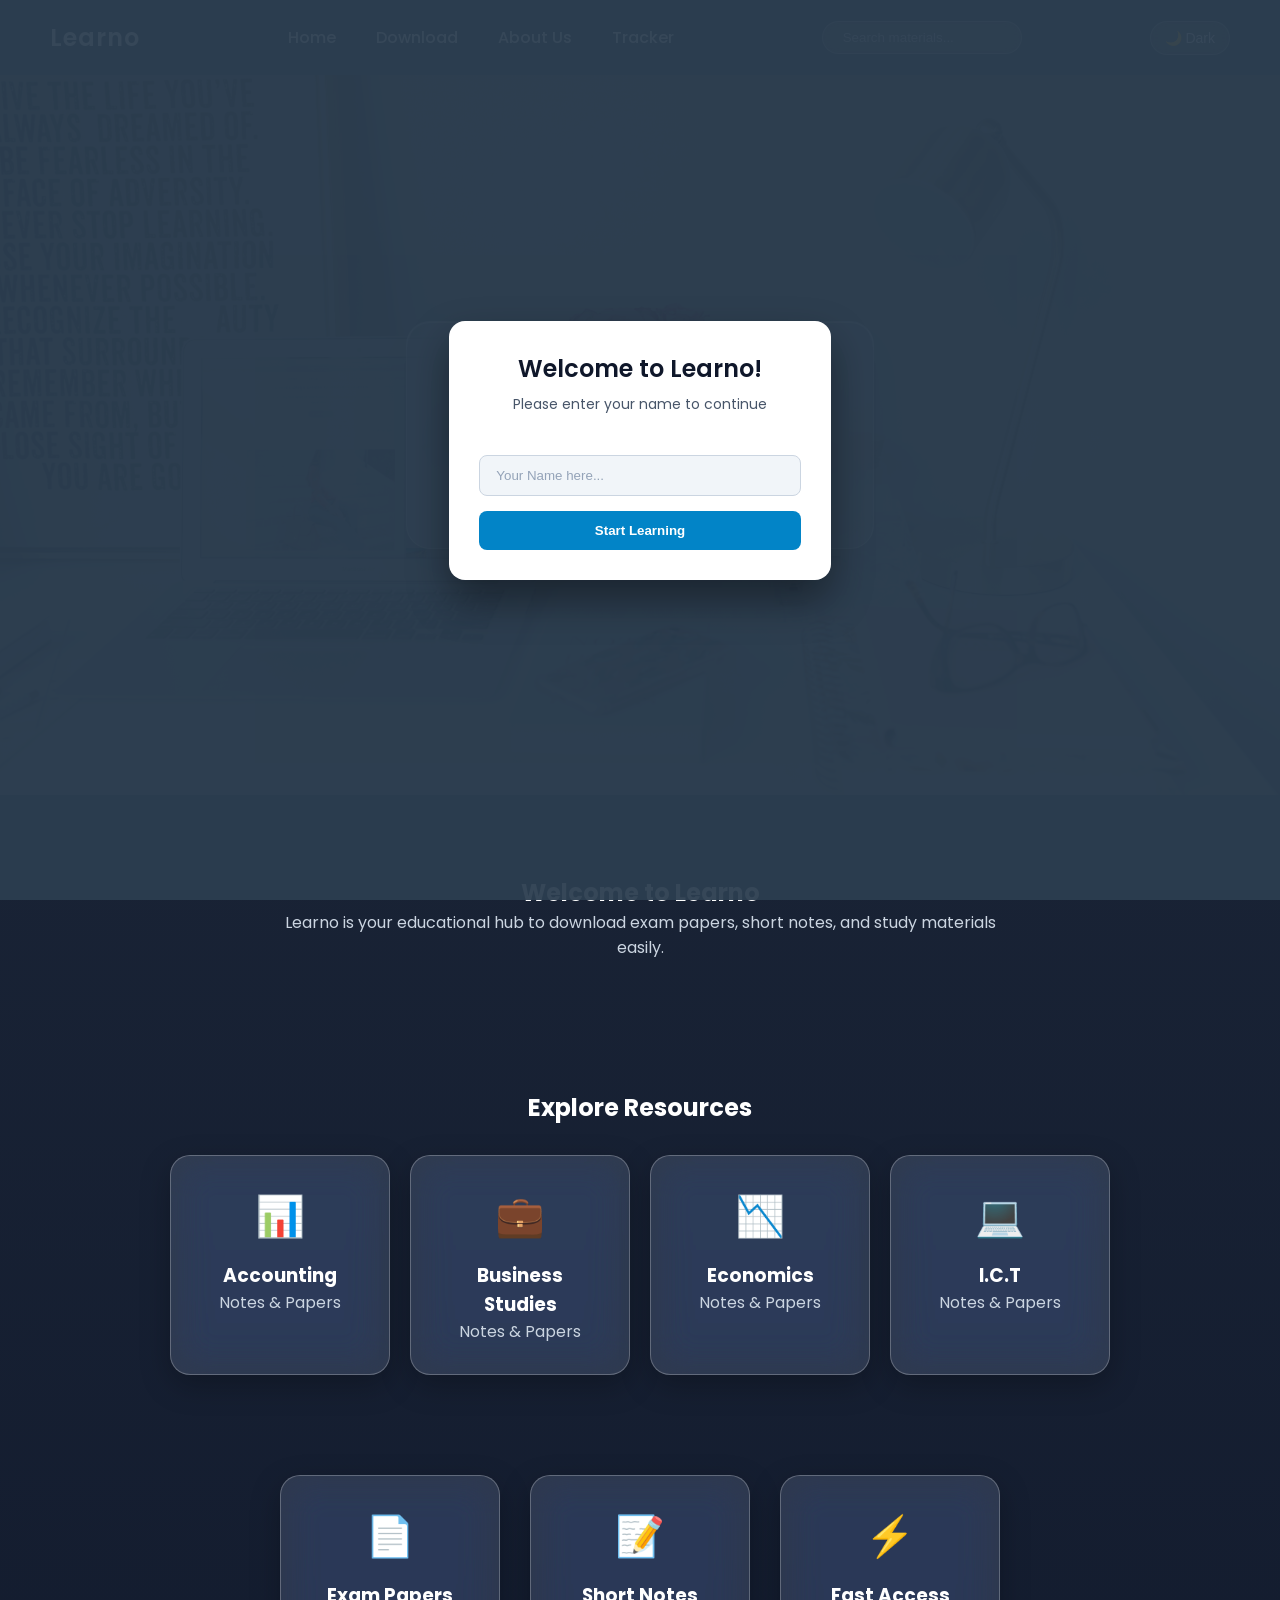
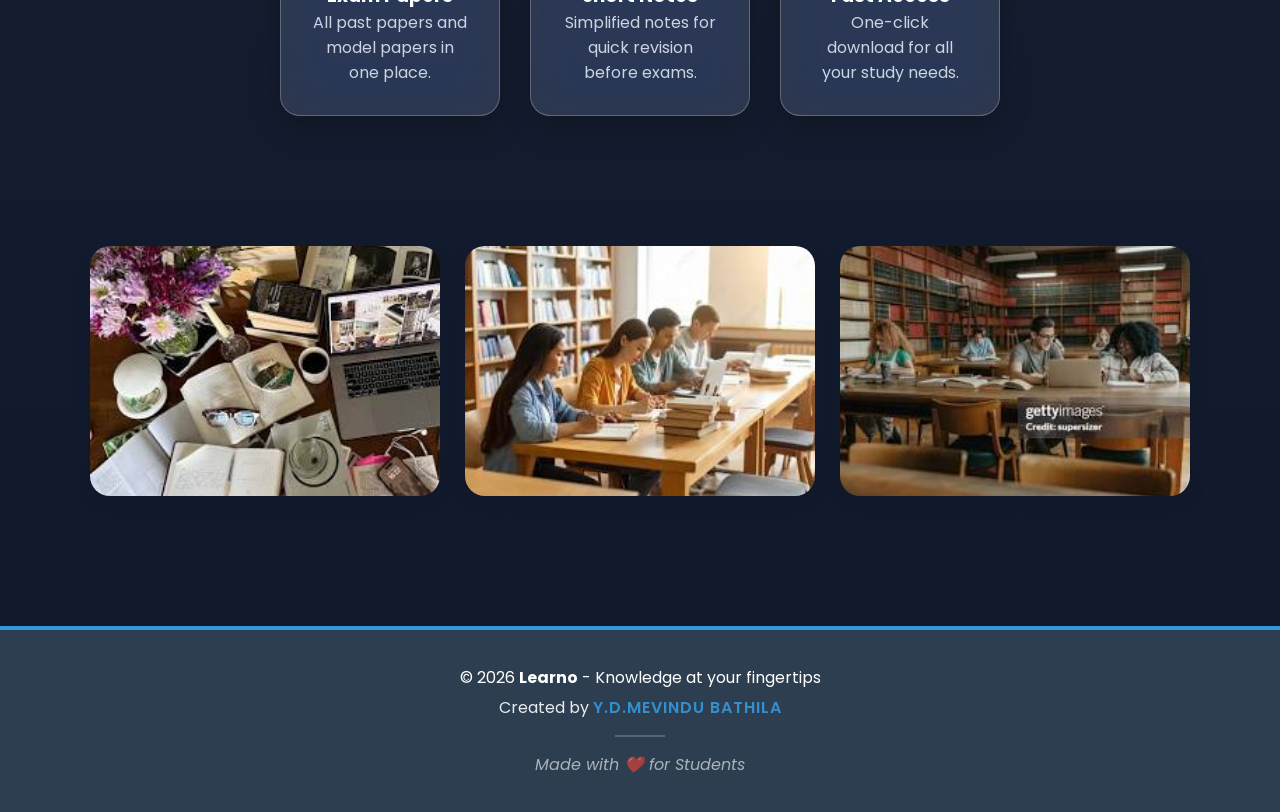
<file: index.html>
<!DOCTYPE html>
<html lang="en">
<head>
    <meta charset="UTF-8">
    <meta name="viewport" content="width=device-width, initial-scale=1.0">

    <meta name="google-site-verification" content="8HqY0unVuFMgjo7A0QVn9jzw0BMVXkFUiYofPEBTb5c" />
    
    <!-- SEO Meta Tags -->
    <title>Learno | Download Exam Papers, Short Notes & Study Materials</title>
    <meta name="description" content="Learno is your educational hub to download Sri Lankan A/L exam papers, short notes, and study materials for Accounting, Business Studies, Economics, and ICT easily.">
    <meta name="keywords" content="Learno, Learno Sri Lanka, Mevindu Learno, A/L Notes, Accounting Notes, Business Studies Notes, Economics Notes, ICT Notes">
    <meta name="author" content="Mevindu">
    <meta name="robots" content="index, follow">

    <!-- Open Graph Tags -->
    <meta property="og:title" content="Learno - Knowledge at your fingertips">
    <meta property="og:description" content="Download exam papers and study materials for Commerce & Technology streams.">
    <meta property="og:url" content="https://mevindu2008acc.github.io/learn/">

    <!-- Stylesheets -->
    <link rel="stylesheet" href="style.css">
    <link href="https://fonts.googleapis.com/css2?family=Poppins:wght@300;400;600&display=swap" rel="stylesheet">
</head>
<body>

  <!-- Navigation Bar -->
  <nav class="nav">
    <div class="logo">Learno</div>
    <div class="menu">
      <button class="mobile-menu-btn" onclick="toggleMenu()">☰ Menu</button>
      
      <div class="menu-links" id="menuLinks">
        <a href="index.html">Home</a>
        <a href="download.html">Download</a>
        <a href="about.html">About Us</a>
        <a href="tracker.html">Tracker</a>
      </div>
    </div>
    <div class="search-box">
      <input type="text" id="searchInput" placeholder="Search materials..." onkeydown="handleSearch(event)">
    </div>
      <button id="themeToggle" class="theme-toggle-btn" onclick="toggleTheme()">🌙 Dark</button>
  </nav>

  <!-- Welcome Overlay Pop-up -->
  <div id="welcome-overlay" class="overlay">
    <div class="welcome-box">
        <h2>Welcome to Learno!</h2>
        <p>Please enter your name to continue</p>
        <input type="text" id="userNameInput" placeholder="Your Name here...">
        <button onclick="saveName()">Start Learning</button>
    </div>
  </div>

  <!-- User Greeting Bar -->
  <div id="user-greeting" class="greeting-bar" style="display: none;">
    <span id="greetingText"></span>
  </div>

  <!-- Banner Area with Liquid Glass Card -->
  <header class="banner">
    <div class="glass-card">
      <div class="banner-text">
        <h1>Learno</h1>
        <p>Knowledge at your fingertips</p>
      </div>
    </div>
  </header>

  <!-- Intro Section -->
  <section class="intro">
    <h2>Welcome to Learno</h2>
    <p>Learno is your educational hub to download exam papers, short notes, and study materials easily.</p>
  </section>

  <!-- Explore Resources Section -->
  <section class="quick-access">
    <h2>Explore Resources</h2>
    <div class="access-container">
        <a href="accounting.html" class="access-card">
            <div class="icon">📊</div>
            <h3>Accounting</h3>
            <p>Notes & Papers</p>
        </a>
        <a href="bs.html" class="access-card">
            <div class="icon">💼</div>
            <h3>Business Studies</h3>
            <p>Notes & Papers</p>
        </a>
        <a href="economics.html" class="access-card">
            <div class="icon">📉</div>
            <h3>Economics</h3>
            <p>Notes & Papers</p>
        </a>
        <a href="ict.html" class="access-card">
            <div class="icon">💻</div>
            <h3>I.C.T</h3>
            <p>Notes & Papers</p>
        </a>
    </div>
  </section>
  
  <!-- Services Section -->
  <section class="services">
    <div class="card">
      <div class="icon">📄</div>
      <h3>Exam Papers</h3>
      <p>All past papers and model papers in one place.</p>
    </div>
    <div class="card">
      <div class="icon">📝</div>
      <h3>Short Notes</h3>
      <p>Simplified notes for quick revision before exams.</p>
    </div>
    <div class="card">
      <div class="icon">⚡</div>
      <h3>Fast Access</h3>
      <p>One-click download for all your study needs.</p>
    </div>
  </section>

  <!-- Image Gallery -->
  <section class="images-container">
    <div class="images">
      <img src="images/study1.jpg" alt="Study 1">
      <img src="images/study2.jpg" alt="Study 2">
      <img src="images/study3.jpg" alt="Study 3">
    </div>
  </section>

  <!-- Footer -->
  <footer class="site-footer">
    <div class="footer-content">
        <p>© 2026 <strong>Learno</strong> - Knowledge at your fingertips</p>
        <p class="creator">Created by <span class="name">Y.D.Mevindu Bathila</span></p>
        <div class="footer-line"></div>
        <p class="tagline">Made with ❤️ for Students</p>
    </div>
  </footer>

  <!-- JavaScript Functions -->
  <script>
    // 1. Mobile Menu Toggle
    function toggleMenu() {
        var x = document.getElementById("menuLinks");
        if (x.classList.contains("active")) {
            x.classList.remove("active");
        } else {
            x.classList.add("active");
        }
    }

 // ============================================
// 🚀 Welcome Overlay - Improved Logic
// ============================================
document.addEventListener("DOMContentLoaded", function() {
    const savedName = localStorage.getItem("learnerName");
    const overlay = document.getElementById("welcome-overlay");

    if (savedName && savedName.trim() !== "") {
        // Name saved - hide overlay
        overlay.classList.remove("active");
        showGreeting(savedName);
    } else {
        // No name - show overlay
        overlay.classList.add("active");
    }
});

function saveName() {
    const nameInput = document.getElementById("userNameInput");
    const name = nameInput.value.trim();

    if (name) {
        localStorage.setItem("learnerName", name);
        document.getElementById("welcome-overlay").classList.remove("active");
        showGreeting(name);
    } else {
        alert("Please enter your name!");
        nameInput.focus();
    }
}

// Show greeting bar
function showGreeting(name) {
    const greeting = document.getElementById("user-greeting");
    const text = document.getElementById("greetingText");
    if (greeting && text) {
        greeting.style.display = "block";
        text.innerHTML = "👋 Welcome back, " + name + "! Let's study today.";
    }
}

    // 3. Search Bar Handling
    function handleSearch(event) {
        if (event.key === "Enter") {
            let query = document.getElementById("searchInput").value.toLowerCase().trim();

            if (query.includes("acc") || query.includes("accounting")) {
                window.location.href = "accounting.html";
            } else if (query.includes("bs") || query.includes("business")) {
                window.location.href = "bs.html";
            } else if (query.includes("eco") || query.includes("economics")) {
                window.location.href = "economics.html";
            } else if (query.includes("ict") || query.includes("tech")) {
                window.location.href = "ict.html";
            } else if (query.includes("download") || query.includes("paper") || query.includes("note")) {
                window.location.href = "download.html";
            } else {
                alert("No matching subjects found! Try searching 'Accounting', 'ICT', 'BS', or 'Economics'.");
            }
        }
    }
     // Theme Toggle Functionality
function toggleTheme() {
  const bodyElement = document.body;
  const btn = document.getElementById("themeToggle");
  
  bodyElement.classList.toggle("light-mode");

  if (bodyElement.classList.contains("light-mode")) {
    localStorage.setItem("theme", "light");
    if (btn) btn.innerHTML = "☀️ Light";
  } else {
    localStorage.setItem("theme", "dark");
    if (btn) btn.innerHTML = "🌙 Dark";
  }
}

// Page එක Load වෙද්දී Save වුණු Theme එක Apply කිරීම
window.addEventListener("DOMContentLoaded", () => {
  const savedTheme = localStorage.getItem("theme");
  const btn = document.getElementById("themeToggle");

  if (savedTheme === "light") {
    document.body.classList.add("light-mode");
    if (btn) btn.innerHTML = "☀️ Light";
  } else {
    if (btn) btn.innerHTML = "🌙 Dark";
  }
});
  </script>
  
</body>
</html>
</file>
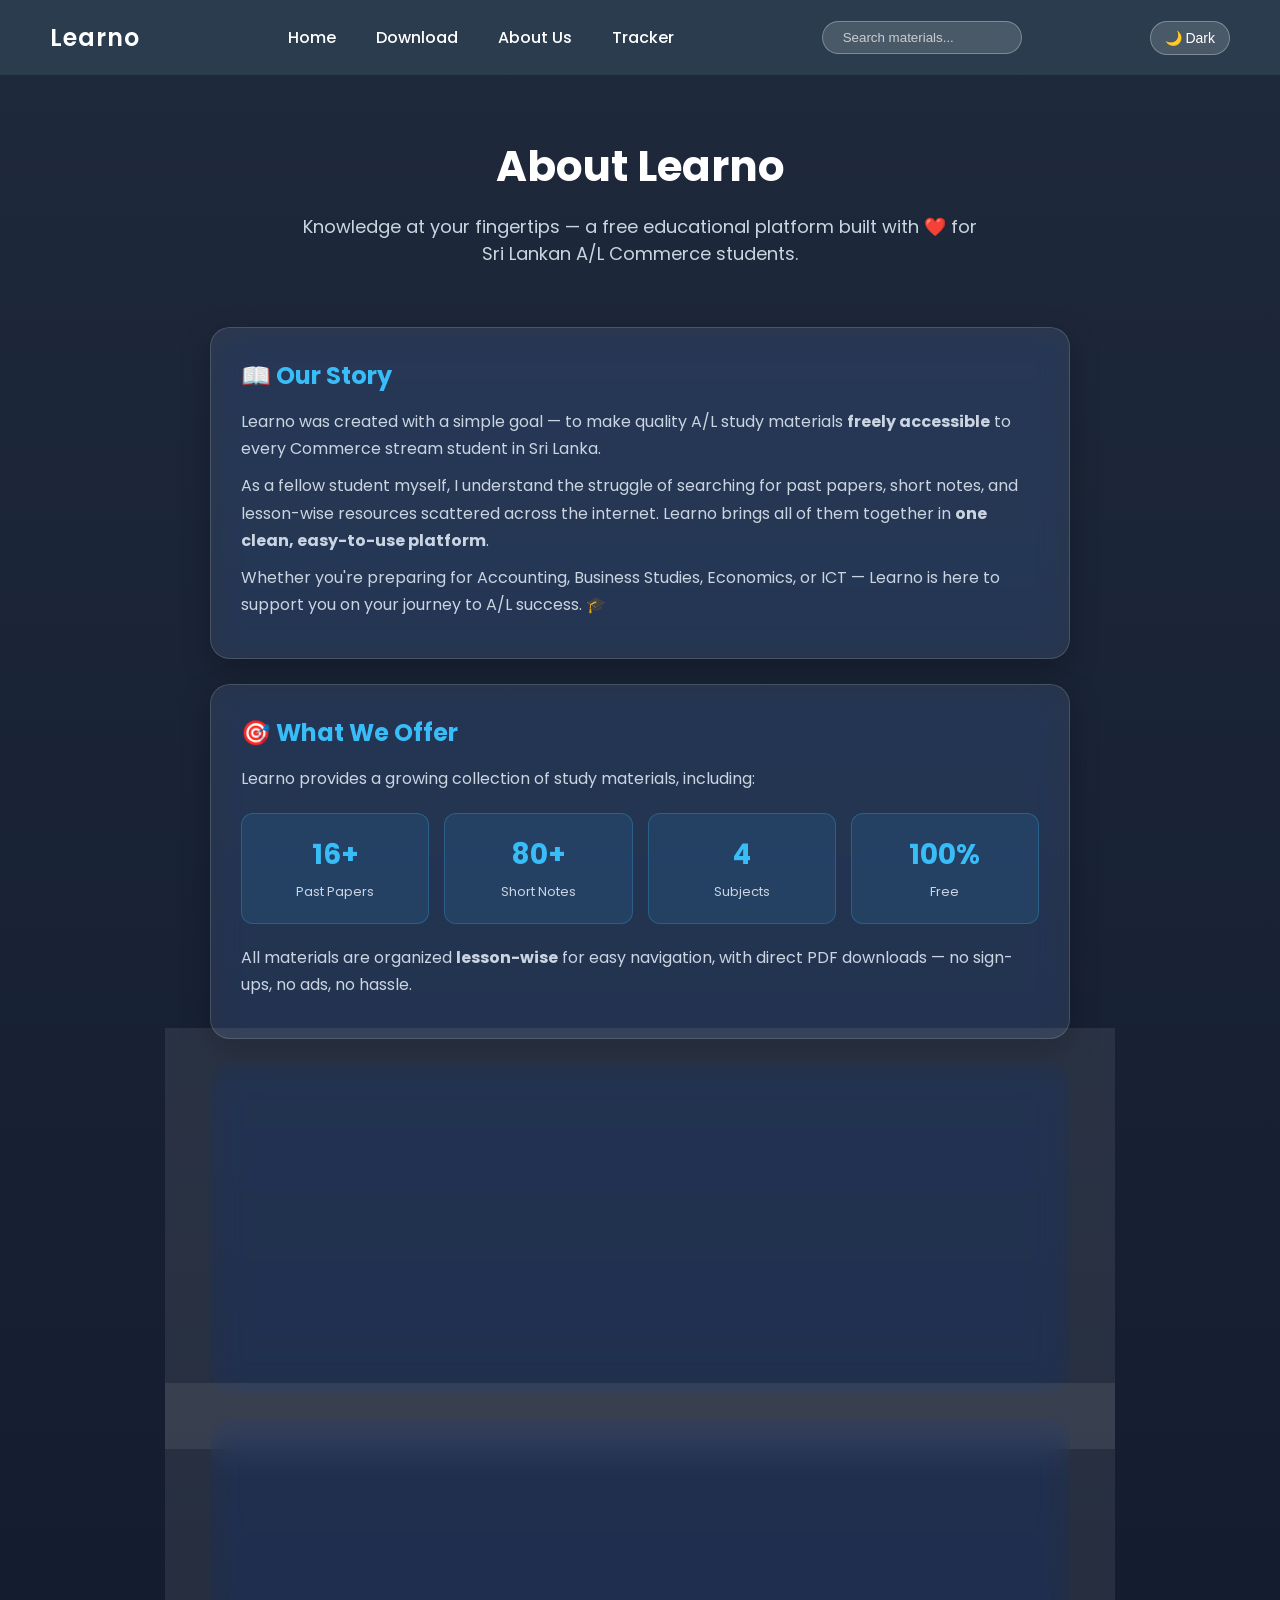
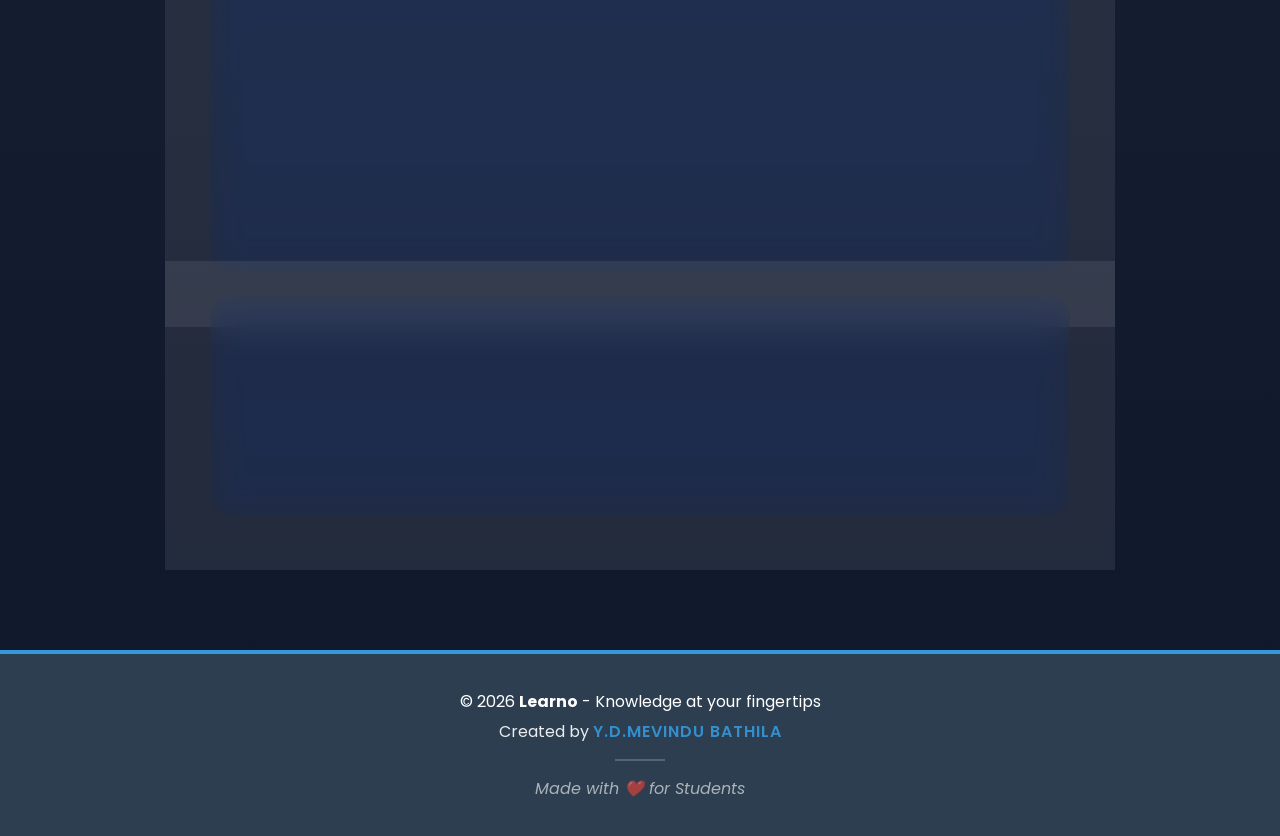
<file: about.html>
<!DOCTYPE html>
<html lang="en">
<head>
  <meta charset="UTF-8">
  <meta name="viewport" content="width=device-width, initial-scale=1.0">

  <!-- SEO Meta Tags -->
  <title>About Us | Learno - Free A/L Study Materials for Commerce Students</title>
  <meta name="description" content="Learn about Learno - a free educational platform created by Y.D. Mevindu Bathila to help Sri Lankan A/L Commerce students access past papers, short notes, and study materials easily.">
  <meta name="keywords" content="Learno About, Mevindu Bathila, A/L Commerce, Free Study Materials Sri Lanka">
  <meta name="author" content="Y.D. Mevindu Bathila">
  <meta name="robots" content="index, follow">

  <!-- Open Graph -->
  <meta property="og:title" content="About Learno - Knowledge at your fingertips">
  <meta property="og:description" content="Free A/L Commerce study materials for Sri Lankan students.">
  <meta property="og:url" content="https://mevindu2008acc.github.io/learn/about.html">

  <!-- Stylesheets -->
  <link rel="stylesheet" href="style.css">
  <link href="https://fonts.googleapis.com/css2?family=Poppins:wght@300;400;600&display=swap" rel="stylesheet">

  <!-- Extra styles for About page -->
  <style>
    .about-hero {
      text-align: center;
      padding: 60px 20px 30px;
    }
    .about-hero h1 {
      font-size: 42px;
      color: #ffffff;
      margin-bottom: 15px;
      animation: fadeInDown 0.8s ease-in;
    }
    .about-hero p {
      color: #cbd5e1;
      font-size: 18px;
      max-width: 700px;
      margin: 0 auto;
    }

    .about-container {
      max-width: 900px;
      margin: 0 auto;
      padding: 30px 20px 60px;
    }

    .about-card {
      background: rgba(255, 255, 255, 0.08);
      backdrop-filter: blur(16px) saturate(180%);
      -webkit-backdrop-filter: blur(16px) saturate(180%);
      border: 1px solid rgba(255, 255, 255, 0.15);
      border-radius: 20px;
      padding: 30px;
      margin-bottom: 25px;
      box-shadow: 0 10px 30px rgba(0, 0, 0, 0.25);
      transition: all 0.3s ease;
    }
    .about-card:hover {
      background: rgba(255, 255, 255, 0.12);
      border-color: rgba(56, 189, 248, 0.5);
      transform: translateY(-4px);
    }

    .about-card h2 {
      color: #38bdf8;
      font-size: 24px;
      margin-bottom: 15px;
      display: flex;
      align-items: center;
      gap: 10px;
    }
    .about-card p {
      color: #cbd5e1;
      font-size: 16px;
      line-height: 1.7;
      margin-bottom: 10px;
    }

    .creator-info {
      display: flex;
      align-items: center;
      gap: 20px;
      flex-wrap: wrap;
    }
    .creator-avatar {
      width: 80px;
      height: 80px;
      border-radius: 50%;
      background: linear-gradient(135deg, #3498db, #38bdf8);
      display: flex;
      align-items: center;
      justify-content: center;
      font-size: 32px;
      color: white;
      font-weight: 600;
      box-shadow: 0 8px 20px rgba(52, 152, 219, 0.4);
    }
    .creator-details h3 {
      color: #ffffff;
      font-size: 20px;
      margin-bottom: 5px;
    }
    .creator-details p {
      color: #94a3b8;
      font-size: 14px;
      margin: 0;
    }

    .contact-grid {
      display: grid;
      grid-template-columns: repeat(auto-fit, minmax(220px, 1fr));
      gap: 15px;
      margin-top: 20px;
    }
    .contact-item {
      background: rgba(255, 255, 255, 0.06);
      border: 1px solid rgba(255, 255, 255, 0.12);
      border-radius: 12px;
      padding: 18px;
      text-align: center;
      transition: 0.3s ease;
      text-decoration: none;
      display: block;
    }
    .contact-item:hover {
      background: rgba(56, 189, 248, 0.15);
      border-color: rgba(56, 189, 248, 0.5);
      transform: scale(1.03);
    }
    .contact-item .icon {
      font-size: 28px;
      margin-bottom: 8px;
    }
    .contact-item h4 {
      color: #ffffff;
      font-size: 14px;
      margin-bottom: 5px;
    }
    .contact-item span {
      color: #38bdf8;
      font-size: 13px;
      word-break: break-word;
    }

    .stats-grid {
      display: grid;
      grid-template-columns: repeat(auto-fit, minmax(130px, 1fr));
      gap: 15px;
      margin-top: 20px;
    }
    .stat-item {
      background: rgba(56, 189, 248, 0.1);
      border: 1px solid rgba(56, 189, 248, 0.25);
      border-radius: 12px;
      padding: 20px;
      text-align: center;
    }
    .stat-item h3 {
      color: #38bdf8;
      font-size: 28px;
      margin-bottom: 5px;
    }
    .stat-item p {
      color: #cbd5e1;
      font-size: 13px;
      margin: 0;
    }

    /* Light Mode Support */
    body.light-mode .about-hero h1 { color: #0f172a; }
    body.light-mode .about-hero p { color: #475569; }
    body.light-mode .about-card {
      background: rgba(255, 255, 255, 0.7);
      border-color: rgba(0, 0, 0, 0.1);
    }
    body.light-mode .about-card h2 { color: #0284c7; }
    body.light-mode .about-card p { color: #475569; }
    body.light-mode .creator-details h3 { color: #0f172a; }
    body.light-mode .creator-details p { color: #64748b; }
    body.light-mode .contact-item {
      background: rgba(0, 0, 0, 0.04);
      border-color: rgba(0, 0, 0, 0.1);
    }
    body.light-mode .contact-item h4 { color: #0f172a; }
    body.light-mode .contact-item span { color: #0284c7; }
    body.light-mode .stat-item {
      background: rgba(2, 132, 199, 0.1);
      border-color: rgba(2, 132, 199, 0.3);
    }
    body.light-mode .stat-item h3 { color: #0284c7; }
    body.light-mode .stat-item p { color: #475569; }

    @media (max-width: 768px) {
      .about-hero h1 { font-size: 32px; }
      .about-hero p { font-size: 16px; }
      .about-card { padding: 22px; }
      .creator-info { flex-direction: column; text-align: center; }
    }
  </style>
</head>
<body>

  <!-- Navigation Bar -->
  <nav class="nav">
    <div class="logo">Learno</div>
    <div class="menu">
      <button class="mobile-menu-btn" onclick="toggleMenu()">☰ Menu</button>
      <div class="menu-links" id="menuLinks">
        <a href="index.html">Home</a>
        <a href="download.html">Download</a>
        <a href="about.html">About Us</a>
        <a href="tracker.html">Tracker</a>
      </div>
    </div>
    <div class="search-box">
      <input type="text" id="searchInput" placeholder="Search materials..." onkeydown="handleSearch(event)">
    </div>
    <button id="themeToggle" class="theme-toggle-btn" onclick="toggleTheme()">🌙 Dark</button>
  </nav>

  <!-- About Hero -->
  <section class="about-hero">
    <h1>About Learno</h1>
    <p>Knowledge at your fingertips — a free educational platform built with ❤️ for Sri Lankan A/L Commerce students.</p>
  </section>

  <!-- About Content -->
  <section class="about-container">

    <!-- Our Story -->
    <div class="about-card">
      <h2>📖 Our Story</h2>
      <p>
        Learno was created with a simple goal — to make quality A/L study materials
        <strong>freely accessible</strong> to every Commerce stream student in Sri Lanka.
      </p>
      <p>
        As a fellow student myself, I understand the struggle of searching for past papers,
        short notes, and lesson-wise resources scattered across the internet. Learno brings
        all of them together in <strong>one clean, easy-to-use platform</strong>.
      </p>
      <p>
        Whether you're preparing for Accounting, Business Studies, Economics, or ICT —
        Learno is here to support you on your journey to A/L success. 🎓
      </p>
    </div>

    <!-- What We Offer -->
    <div class="about-card">
      <h2>🎯 What We Offer</h2>
      <p>Learno provides a growing collection of study materials, including:</p>
      <div class="stats-grid">
        <div class="stat-item">
          <h3>16+</h3>
          <p>Past Papers</p>
        </div>
        <div class="stat-item">
          <h3>80+</h3>
          <p>Short Notes</p>
        </div>
        <div class="stat-item">
          <h3>4</h3>
          <p>Subjects</p>
        </div>
        <div class="stat-item">
          <h3>100%</h3>
          <p>Free</p>
        </div>
      </div>
      <p style="margin-top: 20px;">
        All materials are organized <strong>lesson-wise</strong> for easy navigation,
        with direct PDF downloads — no sign-ups, no ads, no hassle.
      </p>
    </div>

    <!-- About the Creator -->
    <div class="about-card">
      <h2>👨‍💻 About the Creator</h2>
      <div class="creator-info">
        <div class="creator-avatar">M</div>
        <div class="creator-details">
          <h3>Y.D. Mevindu Bathila</h3>
          <p>Founder & Developer of Learno</p>
          <p>📍 Monaragala, Wellawaya, Sri Lanka</p>
          <p>🎓 Private A/L Student (Commerce Stream) — 2027 A/L Batch</p>
        </div>
      </div>
      <p style="margin-top: 20px;">
        "I built Learno because I wanted my batchmates — and every future A/L student —
        to have easy access to the resources they need. If this site helps even one student
        pass their exam with confidence, it's worth it."
      </p>
    </div>

    <!-- Contact -->
    <div class="about-card">
      <h2>📬 Get in Touch</h2>
      <p>Have suggestions, feedback, or want to contribute? Reach out to us!</p>
      <div class="contact-grid">

        <a href="mailto:mevinduacc@gmail.com" class="contact-item">
          <div class="icon">📧</div>
          <h4>Email</h4>
          <span>mevinduacc@gmail.com</span>
        </a>

        <a href="https://wa.me/94783934307" target="_blank" class="contact-item">
          <div class="icon">💬</div>
          <h4>WhatsApp</h4>
          <span>+94 78 3934 307</span>
        </a>

        <a href="https://t.me/+94783934307" target="_blank" class="contact-item">
          <div class="icon">✈️</div>
          <h4>Telegram</h4>
          <span>+94 78 3934 307</span>
        </a>

        <a href="https://github.com/mevindu2008acc" target="_blank" class="contact-item">
          <div class="icon">💻</div>
          <h4>GitHub</h4>
          <span>@mevindu2008acc</span>
        </a>

      </div>
    </div>

    <!-- Thank You -->
    <div class="about-card" style="text-align: center;">
      <h2 style="justify-content: center;">💙 Thank You</h2>
      <p>
        Thank you for visiting Learno. Whether you're a student, teacher, or parent —
        your support means the world. Let's learn, grow, and succeed together.
      </p>
      <p style="color: #38bdf8; font-weight: 600; margin-top: 15px;">
        — Learno · Knowledge at your fingertips —
      </p>
    </div>

  </section>

  <!-- Footer -->
  <footer class="site-footer">
    <div class="footer-content">
      <p>© 2026 <strong>Learno</strong> - Knowledge at your fingertips</p>
      <p class="creator">Created by <span class="name">Y.D.Mevindu Bathila</span></p>
      <div class="footer-line"></div>
      <p class="tagline">Made with ❤️ for Students</p>
    </div>
  </footer>

  <!-- JavaScript -->
  <script>
    // Mobile Menu Toggle
    function toggleMenu() {
      document.getElementById("menuLinks").classList.toggle("active");
    }

    // Search Bar
    function handleSearch(event) {
      if (event.key === "Enter") {
        let query = document.getElementById("searchInput").value.toLowerCase().trim();
        if (query.includes("acc") || query.includes("accounting")) {
          window.location.href = "accounting.html";
        } else if (query.includes("bs") || query.includes("business")) {
          window.location.href = "bs.html";
        } else if (query.includes("eco") || query.includes("economics")) {
          window.location.href = "economics.html";
        } else if (query.includes("ict") || query.includes("tech")) {
          window.location.href = "ict.html";
        } else if (query.includes("download") || query.includes("paper") || query.includes("note")) {
          window.location.href = "download.html";
        } else {
          alert("No matching subjects found! Try 'Accounting', 'ICT', 'BS', or 'Economics'.");
        }
      }
    }

    // Theme Toggle
    function toggleTheme() {
      const bodyElement = document.body;
      const btn = document.getElementById("themeToggle");
      bodyElement.classList.toggle("light-mode");
      if (bodyElement.classList.contains("light-mode")) {
        localStorage.setItem("theme", "light");
        if (btn) btn.innerHTML = "☀️ Light";
      } else {
        localStorage.setItem("theme", "dark");
        if (btn) btn.innerHTML = "🌙 Dark";
      }
    }

    window.addEventListener("DOMContentLoaded", () => {
      const savedTheme = localStorage.getItem("theme");
      const btn = document.getElementById("themeToggle");
      if (savedTheme === "light") {
        document.body.classList.add("light-mode");
        if (btn) btn.innerHTML = "☀️ Light";
      } else {
        if (btn) btn.innerHTML = "🌙 Dark";
      }
    });
  </script>

</body>
</html>
</file>
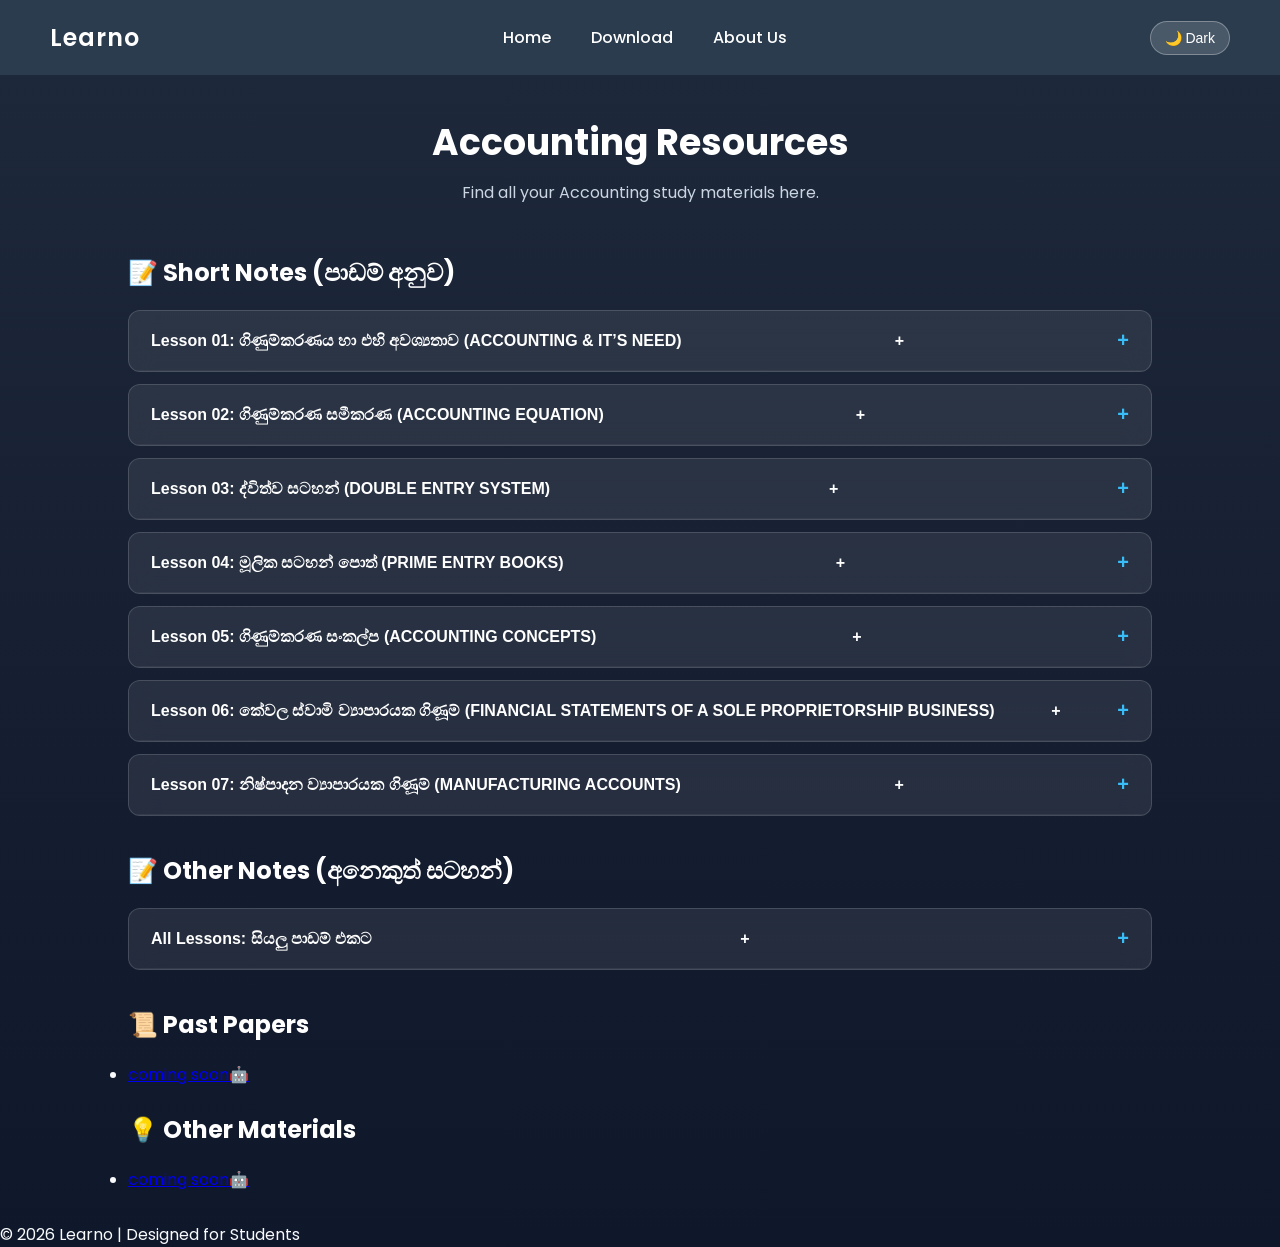
<file: accounting.html>
<!DOCTYPE html>
<html lang="en">
<head>
  <meta charset="UTF-8">
  <meta name="viewport" content="width=device-width, initial-scale=1.0">
  <title>Accounting - Learno</title>
  <link rel="stylesheet" href="style.css">
  <link href="https://fonts.googleapis.com/css2?family=Poppins:wght@300;400;600&display=swap" rel="stylesheet">
</head>
<body>

  <nav class="nav">
    <div class="logo">Learno</div>
    <div class="menu">
  <button class="mobile-menu-btn" onclick="toggleMenu()">☰ Menu</button>
  
  <div class="menu-links" id="menuLinks">
    <a href="index.html">Home</a>
    <a href="download.html">Download</a>
    <a href="about.html">About Us</a>
  </div>
</div>
    <button id="themeToggle" class="theme-toggle-btn" onclick="toggleTheme()">🌙 Dark</button>
  </nav>

  <section class="subject-detail-header">
    <h1>Accounting Resources</h1>
    <p>Find all your Accounting study materials here.</p>
  </section>

  <section class="resource-container">
    
    <div class="resource-box">
      <h2>📝 Short Notes (පාඩම් අනුව)</h2>
      
       <div class="accordion-item">
    <button class="accordion-btn">Lesson 01: ගිණුම්කරණය හා එහි අවශ්‍යතාව (ACCOUNTING & IT’S NEED) <span>+</span></button>
    <div class="accordion-content">
      <ul>
        <li><a href="pdfs/acc/sh/accunit1.pdf" target="_blank">ගිණුම්කරණය හා එහි අවශ්‍යතාව - Short Note (PDF)</a></li>
        <li><a href="pdfs/acc/sh/accunit1,1.pdf" target="_blank">ගිණුම්කරණය හා එහි අවශ්‍යතාව - Short Note (PDF)</a></li>
      </ul>
    </div>
  </div>
  
  <div class="accordion-item">
    <button class="accordion-btn">Lesson 02: ගිණුම්කරණ සමීකරණ (ACCOUNTING EQUATION) <span>+</span></button>
    <div class="accordion-content">
      <ul>
        <li><a href="pdfs/acc/sh/accunit2.pdf" target="_blank">ගිණුම්කරණ සමීකරණ - Short Note (PDF)</a></li>
        <li><a href="pdfs/acc/sh/accunit2,1.pdf" target="_blank">ගිණුම්කරණ සමීකරණ - Short Note (PDF)</a></li>
      </ul>
    </div>
  </div>

  <div class="accordion-item">
    <button class="accordion-btn">Lesson 03: ද්විත්ව සටහන් (DOUBLE ENTRY SYSTEM) <span>+</span></button>
    <div class="accordion-content">
      <ul>
        <li><a href="pdfs/acc/sh/accunit3.pdf" target="_blank">ද්විත්ව සටහන් - Short Note (PDF)</a></li>
        <li><a href="pdfs/acc/sh/accunit3,1.pdf" target="_blank">ද්විත්ව සටහන් - Short Note (PDF)</a></li>
      </ul>
    </div>
  </div>

 <div class="accordion-item">
    <button class="accordion-btn">Lesson 04: මූලික සටහන් පොත් (PRIME ENTRY BOOKS) <span>+</span></button>
    <div class="accordion-content">
      <ul>
        <li><a href="pdfs/acc/sh/accunit4.pdf" target="_blank">මූලික සටහන් පොත් - Short Note (PDF)</a></li>
        <li><a href="pdfs/acc/sh/accunit4,1.pdf" target="_blank">මූලික සටහන් පොත් - Short Note (PDF)</a></li>
      </ul>
    </div>
  </div>

  <div class="accordion-item">
    <button class="accordion-btn">Lesson 05: ගිණුම්කරණ සංකල්ප (ACCOUNTING CONCEPTS) <span>+</span></button>
    <div class="accordion-content">
      <ul>
        <li><a href="pdfs/acc/sh/accunit5,1.pdf" target="_blank">ගිණුම්කරණ සංකල්ප - Short Note (PDF)</a></li>
        <li><a href="pdfs/acc/sh/accunit5.pdf" target="_blank">ගිණුම්කරණ සංකල්ප - Short Note (PDF)</a></li>
      </ul>
    </div>
  </div>

  <div class="accordion-item">
    <button class="accordion-btn">Lesson 06: කේවල ස්වාමි ව්‍යාපාරයක ගිණූම් (FINANCIAL STATEMENTS OF A SOLE PROPRIETORSHIP BUSINESS) <span>+</span></button>
    <div class="accordion-content">
      <ul>
        <li><a href="pdfs/acc/sh/accunit6,1.pdf" target="_blank">කේවල ස්වාමි ව්‍යාපාරයක ගිණූම් - Short Note (PDF)</a></li>
        <li><a href="pdfs/acc/sh/accunit6.pdf" target="_blank">කේවල ස්වාමි ව්‍යාපාරයක ගිණූම් - Short Note (PDF)</a></li>
      </ul>
    </div>
  </div>

  <div class="accordion-item">
    <button class="accordion-btn">Lesson 07: නිෂ්පාදන ව්‍යාපාරයක ගිණූම් (MANUFACTURING ACCOUNTS) <span>+</span></button>
    <div class="accordion-content">
      <ul>
        <li><a href="pdfs/acc/sh/accunit7,1.pdf" target="_blank">නිෂ්පාදන ව්‍යාපාරයක ගිණූම් - Short Note (PDF)</a></li>
        <li><a href="pdfs/acc/sh/accunit7.pdf" target="_blank">නිෂ්පාදන ව්‍යාපාරයක ගිණූම් - Short Note (PDF)</a></li>
      </ul>
    </div>
  </div>
      
</div>

    <div class="resource-box">
      <h2>📝 Other Notes (අනෙකුත් සටහන්)</h2>

      <div class="accordion-item">
    <button class="accordion-btn">All Lessons: සියලු පාඩම් එකට <span>+</span></button>
    <div class="accordion-content">
      <ul>
        <li><a href="pdfs/acc/sh/accfinal.pdf" target="_blank">සියලු පාඩම් එකට - Short Note (PDF)</a></li>
      </ul>
    </div>
  </div>

</div>

    <div class="resource-box">
      <h2>📜 Past Papers</h2>
      <ul>
        <li><a href="#">coming soon🤖</a></li>
      </ul>
    </div>
    
    <div class="resource-box">
      <h2>💡 Other Materials</h2>
      <ul>
        <li><a href="#">coming soon🤖</a></li>
      </ul>
    </div>

  </section>

  <footer>
    <p>© 2026 Learno | Designed for Students</p>
  </footer>

  <script>
function toggleMenu() {
    var x = document.getElementById("menuLinks");
    if (x.classList.contains("active")) {
        x.classList.remove("active");
    } else {
        x.classList.add("active");
    }
}
</script>

   <script>
  var acc = document.getElementsByClassName("accordion-btn");
  for (var i = 0; i < acc.length; i++) {
    acc[i].addEventListener("click", function() {
      this.classList.toggle("active");
      var panel = this.nextElementSibling;
      var span = this.querySelector("span");
      
      if (panel.style.maxHeight) {
        panel.style.maxHeight = null;
        span.innerHTML = "+";
      } else {
        panel.style.maxHeight = panel.scrollHeight + "px";
        span.innerHTML = "-";
      }
    });
  }
    // Theme Toggle Functionality
function toggleTheme() {
  const bodyElement = document.body;
  const btn = document.getElementById("themeToggle");
  
  bodyElement.classList.toggle("light-mode");

  if (bodyElement.classList.contains("light-mode")) {
    localStorage.setItem("theme", "light");
    if (btn) btn.innerHTML = "☀️ Light";
  } else {
    localStorage.setItem("theme", "dark");
    if (btn) btn.innerHTML = "🌙 Dark";
  }
}

// Page එක Load වෙද්දී Save වුණු Theme එක Apply කිරීම
window.addEventListener("DOMContentLoaded", () => {
  const savedTheme = localStorage.getItem("theme");
  const btn = document.getElementById("themeToggle");

  if (savedTheme === "light") {
    document.body.classList.add("light-mode");
    if (btn) btn.innerHTML = "☀️ Light";
  } else {
    if (btn) btn.innerHTML = "🌙 Dark";
  }
});
</script>
  
</body>
</html>
</file>
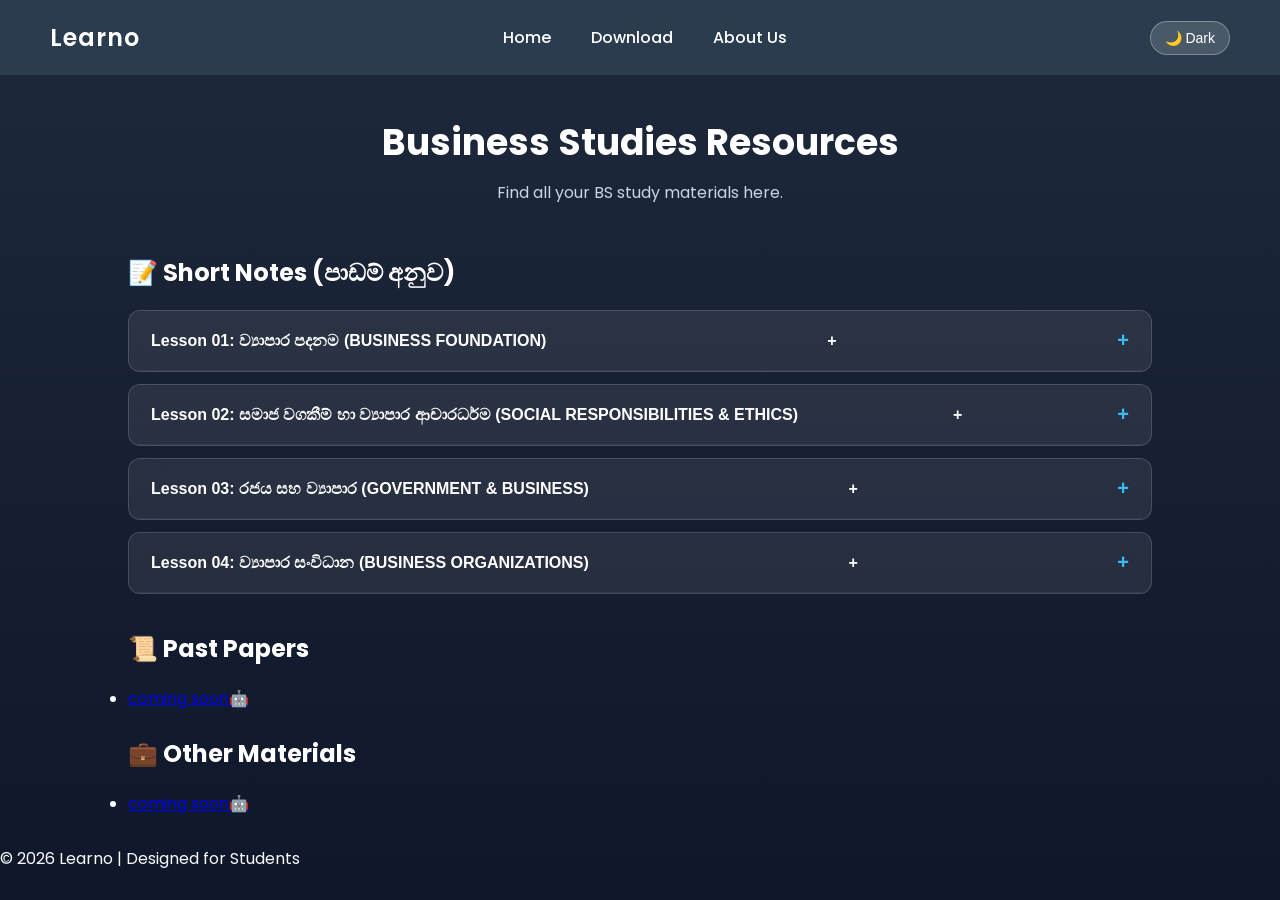
<file: bs.html>
<!DOCTYPE html>
<html lang="en">
<head>
  <meta charset="UTF-8">
  <meta name="viewport" content="width=device-width, initial-scale=1.0">
  <title>Business Studies - Learno</title>
  <link rel="stylesheet" href="style.css">
  <link href="https://fonts.googleapis.com/css2?family=Poppins:wght@300;400;600&display=swap" rel="stylesheet">
</head>
<body>

  <nav class="nav">
    <div class="logo">Learno</div>
    <div class="menu">
  <button class="mobile-menu-btn" onclick="toggleMenu()">☰ Menu</button>
  
  <div class="menu-links" id="menuLinks">
    <a href="index.html">Home</a>
    <a href="download.html">Download</a>
    <a href="about.html">About Us</a>
  </div>
</div>
    <button id="themeToggle" class="theme-toggle-btn" onclick="toggleTheme()">🌙 Dark</button>
  </nav>

  <section class="subject-detail-header">
    <h1>Business Studies Resources</h1>
    <p>Find all your BS study materials here.</p>
  </section>

  <section class="resource-container">
    
   <div class="resource-box">
  <h2>📝 Short Notes (පාඩම් අනුව)</h2>

  <div class="accordion-item">
    <button class="accordion-btn">Lesson 01: ව්‍යාපාර පදනම (BUSINESS FOUNDATION) <span>+</span></button>
    <div class="accordion-content">
      <ul>
          <li><a href="pdfs/bs/sh/unit 1/unit01 (1).pdf" target="_blank">Pdf no. 01 - ව්‍යාපාර පදනම (PDF)</a></li>
          <li><a href="pdfs/bs/sh/unit 1/unit01 (2).pdf" target="_blank">Pdf no. 02 - ව්‍යාපාර පදනම (PDF)</a></li>
          <li><a href="pdfs/bs/sh/unit 1/unit01 (3).pdf" target="_blank">Pdf no. 03 - ව්‍යාපාර පදනම (PDF)</a></li>
          <li><a href="pdfs/bs/sh/unit 1/unit01 (4).pdf" target="_blank">Pdf no. 04 - ව්‍යාපාර පදනම (PDF)</a></li>
          <li><a href="pdfs/bs/sh/unit 1/unit01 (5).pdf" target="_blank">Pdf no. 05 - ව්‍යාපාර පදනම (PDF)</a></li>
      </ul>
    </div>
  </div>

  <div class="accordion-item">
    <button class="accordion-btn">Lesson 02: සමාජ වගකීම් හා ව්‍යාපාර ආචාරධර්ම (SOCIAL RESPONSIBILITIES & ETHICS) <span>+</span></button>
    <div class="accordion-content">
      <ul>
          <li><a href="pdfs/bs/sh/unit 2/unit02 (1).pdf" target="_blank">Pdf no. 01 - සමාජ වගකීම් හා ව්‍යාපාර ආචාරධර්ම (PDF)</a></li>
          <li><a href="pdfs/bs/sh/unit 2/unit02 (2).pdf" target="_blank">Pdf no. 02 - සමාජ වගකීම් හා ව්‍යාපාර ආචාරධර්ම (PDF)</a></li>
          <li><a href="pdfs/bs/sh/unit 2/unit02 (3).pdf" target="_blank">Pdf no. 03 - සමාජ වගකීම් හා ව්‍යාපාර ආචාරධර්ම (PDF)</a></li>
          <li><a href="pdfs/bs/sh/unit 2/unit02 (4).pdf" target="_blank">Pdf no. 04 - සමාජ වගකීම් හා ව්‍යාපාර ආචාරධර්ම (PDF)</a></li>
          <li><a href="pdfs/bs/sh/unit 2/unit02 (5).pdf" target="_blank">Pdf no. 05 - සමාජ වගකීම් හා ව්‍යාපාර ආචාරධර්ම (PDF)</a></li>
          <li><a href="pdfs/bs/sh/unit 2/unit02 (6).pdf" target="_blank">Pdf no. 06 - සමාජ වගකීම් හා ව්‍යාපාර ආචාරධර්ම (PDF)</a></li>
      </ul>
    </div>
  </div>
     
<div class="accordion-item">
    <button class="accordion-btn">Lesson 03: රජය සහ ව්‍යාපාර (GOVERNMENT & BUSINESS) <span>+</span></button>
    <div class="accordion-content">
      <ul>
          <li><a href="pdfs/bs/sh/unit 3/unit03 (1).pdf" target="_blank">Pdf no. 01 - රජය සහ ව්‍යාපාර (PDF)</a></li>
          <li><a href="pdfs/bs/sh/unit 3/unit03 (2).pdf" target="_blank">Pdf no. 02 - රජය සහ ව්‍යාපාර (PDF)</a></li>
          <li><a href="pdfs/bs/sh/unit 3/unit03 (3).pdf" target="_blank">Pdf no. 03 - රජය සහ ව්‍යාපාර (PDF)</a></li>
          <li><a href="pdfs/bs/sh/unit 3/unit03 (4).pdf" target="_blank">Pdf no. 04 - රජය සහ ව්‍යාපාර (PDF)</a></li>
          <li><a href="pdfs/bs/sh/unit 3/unit03 (5).pdf" target="_blank">Pdf no. 05 - රජය සහ ව්‍යාපාර (PDF)</a></li>
          <li><a href="pdfs/bs/sh/unit 3/unit03 (6).pdf" target="_blank">Pdf no. 06 - රජය සහ ව්‍යාපාර (PDF)</a></li>
          <li><a href="pdfs/bs/sh/unit 3/unit03 (7).pdf" target="_blank">Pdf no. 07 - රජය සහ ව්‍යාපාර (PDF)</a></li>
      </ul>
    </div>
  </div>

     <div class="accordion-item">
    <button class="accordion-btn">Lesson 04: ව්‍යාපාර සංවිධාන (BUSINESS ORGANIZATIONS) <span>+</span></button>
    <div class="accordion-content">
      <ul>
          <li><a href="pdfs/bs/sh/unit 4/unit04 (1).pdf" target="_blank">Pdf no. 01 - ව්‍යාපාර සංවිධාන (PDF)</a></li>
          <li><a href="pdfs/bs/sh/unit 4/unit04 (2).pdf" target="_blank">Pdf no. 02 - ව්‍යාපාර සංවිධාන (PDF)</a></li>
          <li><a href="pdfs/bs/sh/unit 4/unit04 (3).pdf" target="_blank">Pdf no. 03 - ව්‍යාපාර සංවිධාන (PDF)</a></li>
          <li><a href="pdfs/bs/sh/unit 4/unit04 (4).pdf" target="_blank">Pdf no. 04 - ව්‍යාපාර සංවිධාන (PDF)</a></li>
          <li><a href="pdfs/bs/sh/unit 4/unit04 (5).pdf" target="_blank">Pdf no. 05 - ව්‍යාපාර සංවිධාන (PDF)</a></li>
      </ul>
    </div>
  </div>
     
</div>

    <div class="resource-box">
      <h2>📜 Past Papers</h2>
      <ul>
        <li><a href="pdfs/bs/bs-pastpaper-2023.pdf" target="_blank">coming soon🤖</a></li>
      </ul>
    </div>
    
  <div class="resource-box">
      <h2>💼 Other Materials</h2>
      <ul>
        <li><a href="pdfs/bs/bs-pastpaper-2023.pdf" target="_blank">coming soon🤖</a></li>
      </ul>
    </div>
    
</section>

  <footer>
    <p>© 2026 Learno | Designed for Students</p>
  </footer>

  <script>
function toggleMenu() {
    var x = document.getElementById("menuLinks");
    if (x.classList.contains("active")) {
        x.classList.remove("active");
    } else {
        x.classList.add("active");
    }
}
</script>

  <script>
  var acc = document.getElementsByClassName("accordion-btn");
  for (var i = 0; i < acc.length; i++) {
    acc[i].addEventListener("click", function() {
      this.classList.toggle("active");
      var panel = this.nextElementSibling;
      var span = this.querySelector("span");
      
      if (panel.style.maxHeight) {
        panel.style.maxHeight = null;
        span.innerHTML = "+";
      } else {
        panel.style.maxHeight = panel.scrollHeight + "px";
        span.innerHTML = "-";
      }
    });
  }
   // Theme Toggle Functionality
function toggleTheme() {
  const bodyElement = document.body;
  const btn = document.getElementById("themeToggle");
  
  bodyElement.classList.toggle("light-mode");

  if (bodyElement.classList.contains("light-mode")) {
    localStorage.setItem("theme", "light");
    if (btn) btn.innerHTML = "☀️ Light";
  } else {
    localStorage.setItem("theme", "dark");
    if (btn) btn.innerHTML = "🌙 Dark";
  }
}

// Page එක Load වෙද්දී Save වුණු Theme එක Apply කිරීම
window.addEventListener("DOMContentLoaded", () => {
  const savedTheme = localStorage.getItem("theme");
  const btn = document.getElementById("themeToggle");

  if (savedTheme === "light") {
    document.body.classList.add("light-mode");
    if (btn) btn.innerHTML = "☀️ Light";
  } else {
    if (btn) btn.innerHTML = "🌙 Dark";
  }
});
</script>
  
</body>
</html>
</file>
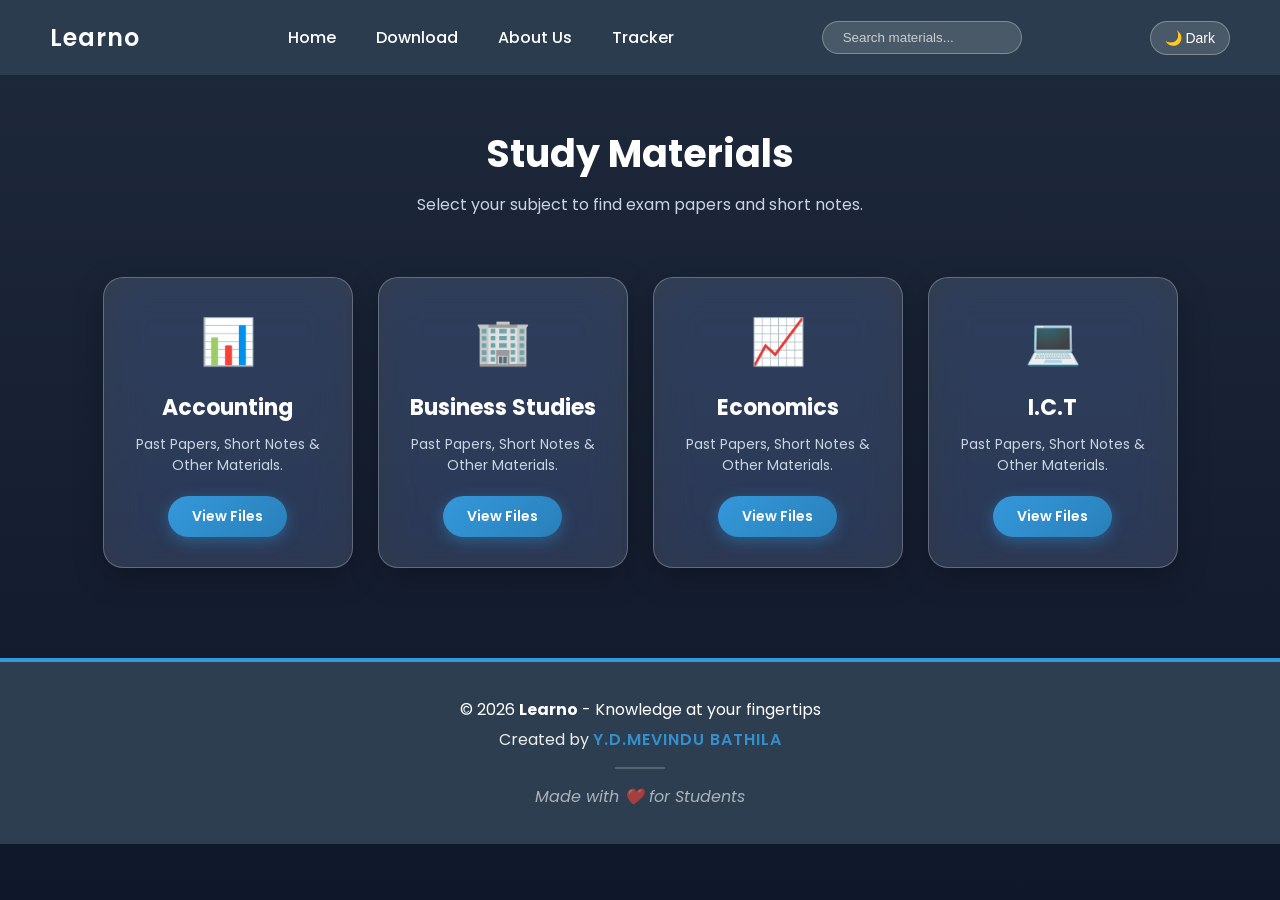
<file: download.html>
<!DOCTYPE html>
<html lang="en">
<head>
  <meta charset="UTF-8">
  <meta name="viewport" content="width=device-width, initial-scale=1.0">
  <title>Downloads | Learno</title>
  <link rel="stylesheet" href="style.css">
  <link href="https://fonts.googleapis.com/css2?family=Poppins:wght@300;400;600&display=swap" rel="stylesheet">
</head>
<body>

  <nav class="nav">
    <div class="logo">Learno</div>
   <div class="menu">
  <button class="mobile-menu-btn" onclick="toggleMenu()">☰ Menu</button>
  
  <div class="menu-links" id="menuLinks">
    <a href="index.html">Home</a>
    <a href="download.html">Download</a>
    <a href="about.html">About Us</a>
    <a href="tracker.html">Tracker</a>
  </div>
</div>
    <div class="search-box">
      <input type="text" placeholder="Search materials...">
    </div>
    <button id="themeToggle" class="theme-toggle-btn" onclick="toggleTheme()">🌙 Dark</button>
  </nav>

  <section class="download-header">
    <h1>Study Materials</h1>
    <p>Select your subject to find exam papers and short notes.</p>
  </section>

  <section class="subject-grid">
    
    <div class="subject-card">
      <div class="sub-icon">📊</div>
      <h3>Accounting</h3>
      <p>Past Papers, Short Notes & Other Materials.</p>
      <a href="accounting.html" class="download-btn">View Files</a>
    </div>

    <div class="subject-card">
      <div class="sub-icon">🏢</div>
      <h3>Business Studies</h3>
      <p>Past Papers, Short Notes & Other Materials.</p>
      <a href="bs.html" class="download-btn">View Files</a>
    </div>

    <div class="subject-card">
      <div class="sub-icon">📈</div>
      <h3>Economics</h3>
      <p>Past Papers, Short Notes & Other Materials.</p>
     <a href="economics.html" class="download-btn">View Files</a>
    </div>

    <div class="subject-card">
      <div class="sub-icon">💻</div>
      <h3>I.C.T</h3>
      <p>Past Papers, Short Notes & Other Materials.</p>
      <a href="ict.html" class="download-btn">View Files</a>
    </div>

  </section>

  <footer class="site-footer">
    <div class="footer-content">
        <p>© 2026 <strong>Learno</strong> - Knowledge at your fingertips</p>
        <p class="creator">Created by <span class="name">Y.D.Mevindu Bathila</span></p>
        <div class="footer-line"></div>
        <p class="tagline">Made with ❤️ for Students</p>
    </div>
</footer>

  <script>
function toggleMenu() {
    var x = document.getElementById("menuLinks");
    if (x.classList.contains("active")) {
        x.classList.remove("active");
    } else {
        x.classList.add("active");
    }
}
    // Theme Toggle Functionality
function toggleTheme() {
  const bodyElement = document.body;
  const btn = document.getElementById("themeToggle");
  
  bodyElement.classList.toggle("light-mode");

  if (bodyElement.classList.contains("light-mode")) {
    localStorage.setItem("theme", "light");
    if (btn) btn.innerHTML = "☀️ Light";
  } else {
    localStorage.setItem("theme", "dark");
    if (btn) btn.innerHTML = "🌙 Dark";
  }
}

// Page එක Load වෙද්දී Save වුණු Theme එක Apply කිරීම
window.addEventListener("DOMContentLoaded", () => {
  const savedTheme = localStorage.getItem("theme");
  const btn = document.getElementById("themeToggle");

  if (savedTheme === "light") {
    document.body.classList.add("light-mode");
    if (btn) btn.innerHTML = "☀️ Light";
  } else {
    if (btn) btn.innerHTML = "🌙 Dark";
  }
});
</script>
  
</body>
</html>
</file>
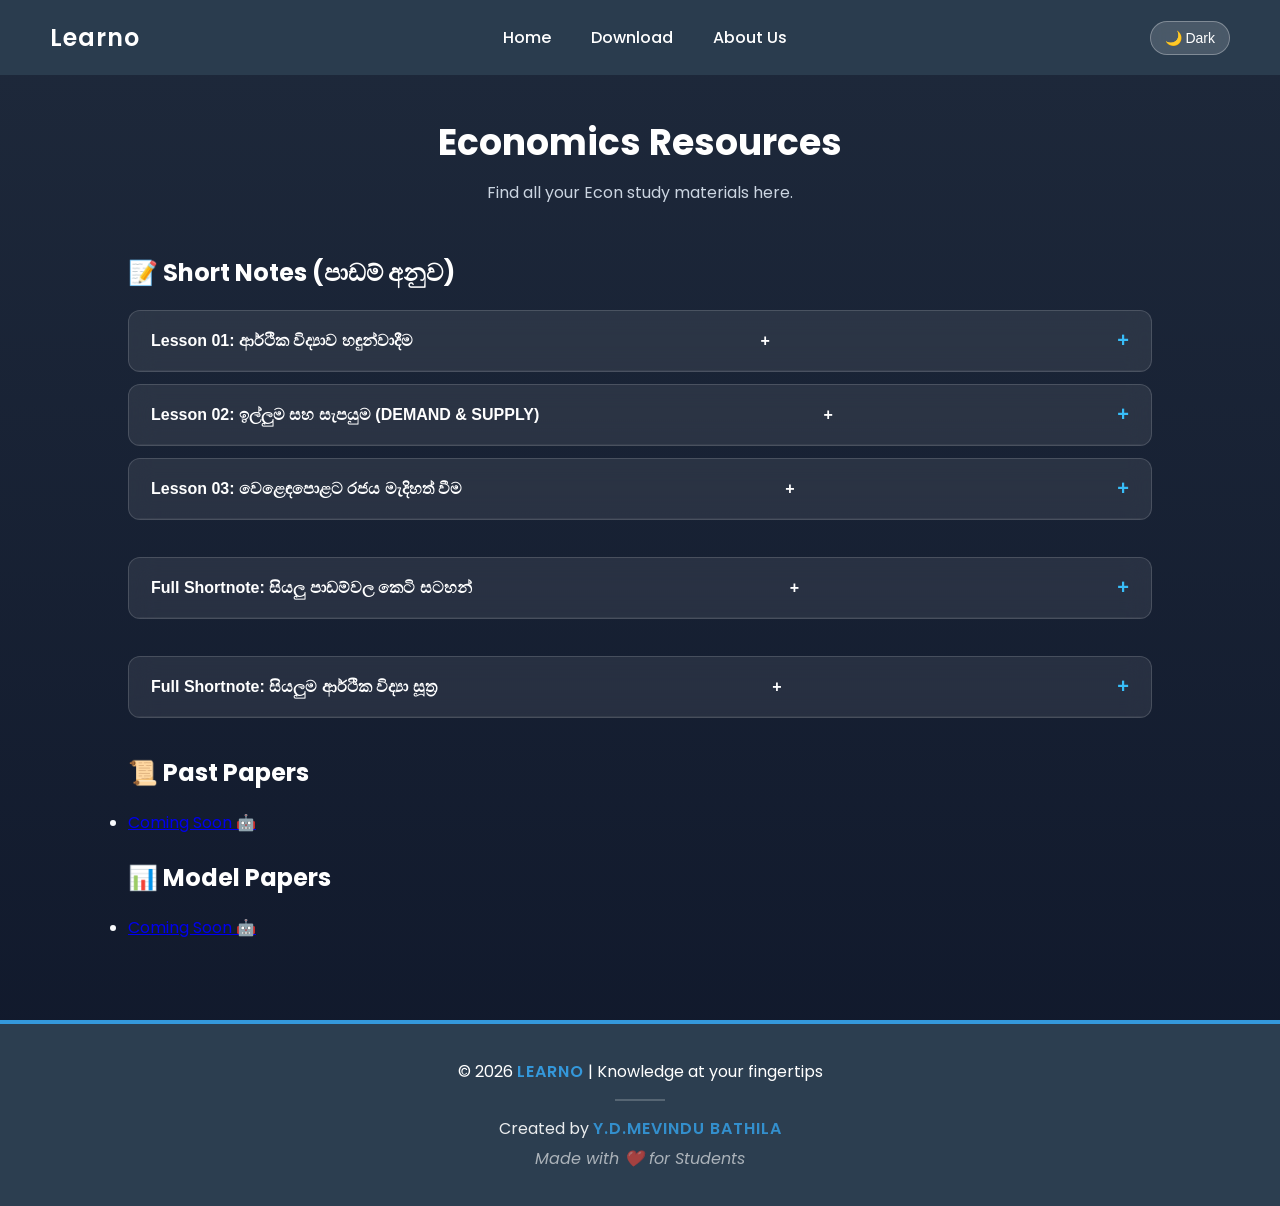
<file: economics.html>
<!DOCTYPE html>
<html lang="en">
<head>
  <meta charset="UTF-8">
  <meta name="viewport" content="width=device-width, initial-scale=1.0">
  <title>Economics - Learno</title>
  <link rel="stylesheet" href="style.css">
  <link href="https://fonts.googleapis.com/css2?family=Poppins:wght@300;400;600&display=swap" rel="stylesheet">
</head>
<body>

  <nav class="nav">
    <div class="logo">Learno</div>
    <div class="menu">
      <button class="mobile-menu-btn" onclick="toggleMenu()">☰ Menu</button>
      <div class="menu-links" id="menuLinks">
        <a href="index.html">Home</a>
        <a href="download.html">Download</a>
        <a href="about.html">About Us</a>
      </div>
    </div>
    <button id="themeToggle" class="theme-toggle-btn" onclick="toggleTheme()">🌙 Dark</button>
  </nav>

 <section class="subject-detail-header">
    <h1>Economics Resources</h1>
    <p>Find all your Econ study materials here.</p>
  </section>

  <section class="resource-container">
    
    <div class="resource-box">
      <h2>📝 Short Notes (පාඩම් අනුව)</h2>

      <div class="accordion-item">
        <button class="accordion-btn">Lesson 01: ආර්ථික විද්‍යාව හඳුන්වාදීම <span>+</span></button>
        <div class="accordion-content">
          <ul>
              <li><a href="pdfs/econ/sh/ecunit 1.pdf" target="_blank">Pdf no. 01 - ආර්ථික විද්‍යාව හඳුන්වාදීම (PDF)</a></li>
              
          </ul>
        </div>
      </div>

      <div class="accordion-item">
        <button class="accordion-btn">Lesson 02: ඉල්ලුම සහ සැපයුම (DEMAND & SUPPLY) <span>+</span></button>
        <div class="accordion-content">
          <ul>
              <li><a href="pdfs/econ/sh/ecunit 2.pdf" target="_blank">Pdf no. 01 - ඉල්ලුම සහ සැපයුම (PDF)</a></li>
              
          </ul>
        </div>
      </div>
      
      <div class="accordion-item">
        <button class="accordion-btn">Lesson 03: වෙළෙඳපොළට රජය මැදිහත් වීම <span>+</span></button>
        <div class="accordion-content">
          <ul>
              <li><a href="pdfs/econ/sh/ecunit 3.pdf" target="_blank">Pdf no. 01 - වෙළෙඳපොළට රජය මැදිහත් වීම (PDF)</a></li>
          </ul>
        </div>
      </div>
    </div>

     <div class="accordion-item">
        <button class="accordion-btn">Full Shortnote: සියලු පාඩම්වල කෙටි සටහන් <span>+</span></button>
        <div class="accordion-content">
          <ul>
              <li><a href="pdfs/econ/sh/ecfinal.pdf" target="_blank">Pdf no. 01 - සියලු පාඩම්වල කෙටි සටහන් (PDF)</a></li>
          </ul>
        </div>
      </div>
    </div>

    <div class="accordion-item">
        <button class="accordion-btn">Full Shortnote: සියලුම ආර්ථික විද්‍යා සූත්‍ර <span>+</span></button>
        <div class="accordion-content">
          <ul>
              <li><a href="pdfs/econ/sh/ecsuthra.pdf" target="_blank">Pdf no. 01 - සියලුම ආර්ථික විද්‍යා සූත්‍ර (PDF)</a></li>
          </ul>
        </div>
      </div>
    </div>

    <div class="resource-box">
      <h2>📜 Past Papers</h2>
      <ul>
        <li><a href="#">Coming Soon 🤖</a></li>
      </ul>
    </div>
    
    <div class="resource-box">
      <h2>📊 Model Papers</h2>
      <ul>
        <li><a href="#">Coming Soon 🤖</a></li>
      </ul>
    </div>
    
  </section>

  <footer class="site-footer">
    <div class="footer-content">
        <p>© 2026 <span class="name">Learno</span> | Knowledge at your fingertips</p>
        <div class="footer-line"></div>
        <p class="creator">Created by <span class="name">Y.D.Mevindu Bathila</span></p>
        <p class="tagline">Made with ❤️ for Students</p>
    </div>
  </footer>

  <script>
    function toggleMenu() {
        var x = document.getElementById("menuLinks");
        if (x.classList.contains("active")) {
            x.classList.remove("active");
        } else {
            x.classList.add("active");
        }
    }

    var acc = document.getElementsByClassName("accordion-btn");
    for (var i = 0; i < acc.length; i++) {
      acc[i].addEventListener("click", function() {
        this.classList.toggle("active");
        var panel = this.nextElementSibling;
        var span = this.querySelector("span");
        
        if (panel.style.maxHeight) {
          panel.style.maxHeight = null;
          span.innerHTML = "+";
        } else {
          panel.style.maxHeight = panel.scrollHeight + "px";
          span.innerHTML = "-";
        }
      });
    }
   // Theme Toggle Functionality
function toggleTheme() {
  const bodyElement = document.body;
  const btn = document.getElementById("themeToggle");
  
  bodyElement.classList.toggle("light-mode");

  if (bodyElement.classList.contains("light-mode")) {
    localStorage.setItem("theme", "light");
    if (btn) btn.innerHTML = "☀️ Light";
  } else {
    localStorage.setItem("theme", "dark");
    if (btn) btn.innerHTML = "🌙 Dark";
  }
}

// Page එක Load වෙද්දී Save වුණු Theme එක Apply කිරීම
window.addEventListener("DOMContentLoaded", () => {
  const savedTheme = localStorage.getItem("theme");
  const btn = document.getElementById("themeToggle");

  if (savedTheme === "light") {
    document.body.classList.add("light-mode");
    if (btn) btn.innerHTML = "☀️ Light";
  } else {
    if (btn) btn.innerHTML = "🌙 Dark";
  }
});
  </script>
  
</body>
</html>
</file>
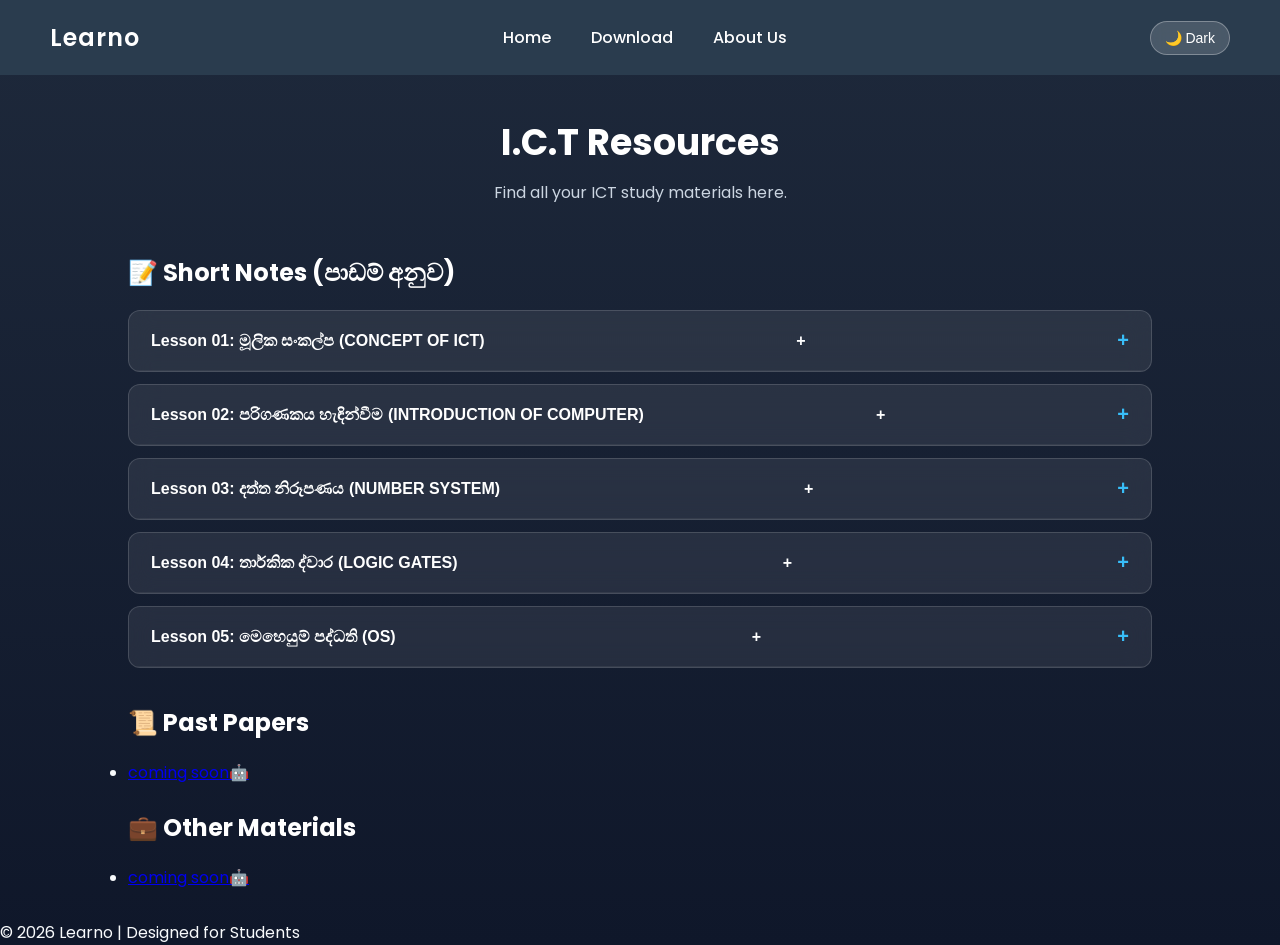
<file: ict.html>
<!DOCTYPE html>
<html lang="en">
<head>
  <meta charset="UTF-8">
  <meta name="viewport" content="width=device-width, initial-scale=1.0">
  <title>I.C.T - Learno</title>
  <link rel="stylesheet" href="style.css">
  <link href="https://fonts.googleapis.com/css2?family=Poppins:wght@300;400;600&display=swap" rel="stylesheet">
</head>
<body>

  <nav class="nav">
    <div class="logo">Learno</div>
    <div class="menu">
  <button class="mobile-menu-btn" onclick="toggleMenu()">☰ Menu</button>
  
  <div class="menu-links" id="menuLinks">
    <a href="index.html">Home</a>
    <a href="download.html">Download</a>
    <a href="about.html">About Us</a>
  </div>
</div>
    <button id="themeToggle" class="theme-toggle-btn" onclick="toggleTheme()">🌙 Dark</button>
  </nav>

  <section class="subject-detail-header">
    <h1>I.C.T Resources</h1>
    <p>Find all your ICT study materials here.</p>
  </section>

  <section class="resource-container">
    
   <div class="resource-box">
  <h2>📝 Short Notes (පාඩම් අනුව)</h2>

  <div class="accordion-item">
    <button class="accordion-btn">Lesson 01: මූලික සංකල්ප (CONCEPT OF ICT) <span>+</span></button>
    <div class="accordion-content">
      <ul>
          <li><a href="pdfs/ict/sh/ictunit 1.pdf" target="_blank">Pdf no. 01 - මූලික සංකල්ප (PDF)</a></li>
      </ul>
    </div>
  </div>

  <div class="accordion-item">
    <button class="accordion-btn">Lesson 02: පරිගණකය හැඳින්වීම (INTRODUCTION OF COMPUTER) <span>+</span></button>
    <div class="accordion-content">
      <ul>
          <li><a href="pdfs/ict/sh/ictunit 2.pdf" target="_blank">Pdf no. 01 - පරිගණකය හැඳින්වීම (PDF)</a></li>
      </ul>
    </div>
  </div>
     
<div class="accordion-item">
    <button class="accordion-btn">Lesson 03: දත්ත නිරූපණය (NUMBER SYSTEM) <span>+</span></button>
    <div class="accordion-content">
      <ul>
          <li><a href="pdfs/ict/sh/ictunit 3.pdf" target="_blank">Pdf no. 01 - දත්ත නිරූපණය (PDF)</a></li>
      </ul>
    </div>
  </div>

     <div class="accordion-item">
    <button class="accordion-btn">Lesson 04: තාර්කික ද්වාර (LOGIC GATES) <span>+</span></button>
    <div class="accordion-content">
      <ul>
          <li><a href="pdfs/ict/sh/ictunit 4.pdf" target="_blank">Pdf no. 01 - තාර්කික ද්වාර (PDF)</a></li>
      </ul>
    </div>
  </div>
     
     <div class="accordion-item">
    <button class="accordion-btn">Lesson 05: මෙහෙයුම් පද්ධති (OS) <span>+</span></button>
    <div class="accordion-content">
      <ul>
          <li><a href="pdfs/ict/sh/ictunit 5.pdf" target="_blank">Pdf no. 01 - මෙහෙයුම් පද්ධති (PDF)</a></li>
         <li><a href="pdfs/ict/sh/ictunit 5,1.pdf" target="_blank">Pdf no. 02 - මෙහෙයුම් පද්ධති (PDF)</a></li>
      </ul>
    </div>
  </div>
     
</div>

    <div class="resource-box">
      <h2>📜 Past Papers</h2>
      <ul>
        <li><a href="pdfs/bs/bs-pastpaper-2023.pdf" target="_blank">coming soon🤖</a></li>
      </ul>
    </div>
    
  <div class="resource-box">
      <h2>💼 Other Materials</h2>
      <ul>
        <li><a href="pdfs/bs/bs-pastpaper-2023.pdf" target="_blank">coming soon🤖</a></li>
      </ul>
    </div>
    
</section>

  <footer>
    <p>© 2026 Learno | Designed for Students</p>
  </footer>

  <script>
function toggleMenu() {
    var x = document.getElementById("menuLinks");
    if (x.classList.contains("active")) {
        x.classList.remove("active");
    } else {
        x.classList.add("active");
    }
}
</script>

  <script>
  var acc = document.getElementsByClassName("accordion-btn");
  for (var i = 0; i < acc.length; i++) {
    acc[i].addEventListener("click", function() {
      this.classList.toggle("active");
      var panel = this.nextElementSibling;
      var span = this.querySelector("span");
      
      if (panel.style.maxHeight) {
        panel.style.maxHeight = null;
        span.innerHTML = "+";
      } else {
        panel.style.maxHeight = panel.scrollHeight + "px";
        span.innerHTML = "-";
      }
    });
  }
// Theme Toggle Functionality
function toggleTheme() {
  const bodyElement = document.body;
  const btn = document.getElementById("themeToggle");
  
  bodyElement.classList.toggle("light-mode");

  if (bodyElement.classList.contains("light-mode")) {
    localStorage.setItem("theme", "light");
    if (btn) btn.innerHTML = "☀️ Light";
  } else {
    localStorage.setItem("theme", "dark");
    if (btn) btn.innerHTML = "🌙 Dark";
  }
}

// Page එක Load වෙද්දී Save වුණු Theme එක Apply කිරීම
window.addEventListener("DOMContentLoaded", () => {
  const savedTheme = localStorage.getItem("theme");
  const btn = document.getElementById("themeToggle");

  if (savedTheme === "light") {
    document.body.classList.add("light-mode");
    if (btn) btn.innerHTML = "☀️ Light";
  } else {
    if (btn) btn.innerHTML = "🌙 Dark";
  }
});
</script>
  
</body>
</html>
</file>
<file: style.css>
/* General Setup */
html {
  scroll-behavior: smooth;
}
* {
  margin: 0;
  padding: 0;
  box-sizing: border-box;
}

body {
  font-family: 'Poppins', sans-serif;
  background: linear-gradient(135deg, #0f172a 0%, #1e293b 50%, #0f172a 100%);
  color: #ffffff;
  overflow-x: hidden;
  min-height: 100vh;
}

/* 🔗 Navigation Bar - Glassmorphism */
.nav {
  display: flex;
  justify-content: space-between;
  align-items: center;
  padding: 15px 50px;
  background: rgba(44, 62, 80, 0.95);
  backdrop-filter: blur(10px);
  position: sticky;
  top: 0;
  z-index: 1000;
  transition: 0.3s;
}

.logo {
  color: white;
  font-size: 24px;
  font-weight: 600;
  letter-spacing: 1px;
}

.menu-links {
  display: flex;
  justify-content: center;
}

.menu-links a {
  color: white;
  text-decoration: none;
  font-size: 16px;
  font-weight: 500;
  padding: 10px 15px;
  margin: 0 5px;
  border-radius: 5px;
  transition: all 0.3s ease;
  position: relative;
}

.menu-links a:hover {
  background-color: rgba(255, 255, 255, 0.1);
  color: #3498db;
}

/* 🌊 Glass Search Box */
.search-box input {
  padding: 8px 20px;
  border-radius: 25px;
  border: 1px solid rgba(255, 255, 255, 0.3);
  outline: none;
  background: rgba(255, 255, 255, 0.15);
  backdrop-filter: blur(8px);
  color: white;
  width: 200px;
  transition: 0.3s ease;
}

.search-box input::placeholder {
  color: rgba(255, 255, 255, 0.7);
}

.search-box input:focus {
  background: rgba(255, 255, 255, 0.3);
  width: 240px;
  box-shadow: 0 0 15px rgba(52, 152, 219, 0.5);
}

/* 🔝 Banner Area */
.banner {
  background: linear-gradient(rgba(0,0,0,0.4), rgba(0,0,0,0.4)), url('images/banner.jpg') center/cover;
  height: 80vh;
  display: flex;
  align-items: center;
  justify-content: center;
  text-align: center;
  padding: 0 20px;
}

/* 🔮 Liquid Glass Hero Card */
.glass-card {
  background: rgba(255, 255, 255, 0.12);
  backdrop-filter: blur(16px) saturate(180%);
  -webkit-backdrop-filter: blur(16px) saturate(180%);
  border: 1px solid rgba(255, 255, 255, 0.25);
  border-radius: 24px;
  padding: 40px 60px;
  box-shadow: 0 20px 40px rgba(0, 0, 0, 0.2),
              inset 0 1px 1px rgba(255, 255, 255, 0.4);
  max-width: 700px;
  margin: auto;
}

.banner-text h1 {
  color: white;
  font-size: 70px;
  margin-bottom: 10px;
  animation: fadeInDown 1s ease-in;
}

.banner-text p {
  color: white;
  font-size: 20px;
  letter-spacing: 2px;
}

/* 📘 Intro Section */
.intro {
  padding: 80px 20px;
  text-align: center;
  max-width: 800px;
  margin: auto;
}

/* 🧊 Glass Cards for Quick Access & Services */
.quick-access {
  padding: 50px 20px;
  text-align: center;
}

.access-container {
  display: flex;
  justify-content: center;
  gap: 20px;
  flex-wrap: wrap;
  margin-top: 30px;
}

.card, .access-card {
  background: rgba(255, 255, 255, 0.07) !important;
  backdrop-filter: blur(16px) saturate(180%) !important;
  -webkit-backdrop-filter: blur(16px) saturate(180%) !important;
  border: 1px solid rgba(255, 255, 255, 0.15) !important;
  padding: 30px;
  width: 220px;
  text-align: center;
  border-radius: 20px;
  box-shadow: 0 8px 32px 0 rgba(0, 0, 0, 0.37);
  transition: all 0.4s ease !important;
  text-decoration: none;
  color: #ffffff !important;
}

.card:hover, .access-card:hover {
  background: rgba(255, 255, 255, 0.15) !important;
  transform: translateY(-10px) scale(1.03) !important;
  border-color: rgba(52, 152, 219, 0.8) !important;
  box-shadow: 0 12px 40px 0 rgba(52, 152, 219, 0.25) !important;
}

.card p, .access-card p {
  color: #cbd5e1 !important;
}

.card h3, .access-card h3 {
  color: #ffffff !important;
}

.services {
  display: flex;
  justify-content: center;
  gap: 30px;
  padding: 50px 20px;
  flex-wrap: wrap;
}

.icon {
  font-size: 40px;
  margin-bottom: 15px;
}

/* 🖼️ Image Gallery */
.images-container {
  padding: 80px 20px;
}

.images {
  display: flex;
  justify-content: center;
  gap: 25px;
  flex-wrap: wrap;
}

.images img {
  width: 350px;
  height: 250px;
  object-fit: cover;
  border-radius: 20px;
  box-shadow: 0 5px 20px rgba(0,0,0,0.1);
  transition: 0.5s;
}

.images img:hover {
  transform: scale(1.03);
}

/* 🔻 Footer Design */
.site-footer {
  background-color: #2c3e50;
  color: white;
  text-align: center;
  padding: 30px 20px;
  margin-top: 50px;
  border-top: 4px solid #3498db;
}

.footer-content p {
  margin: 5px 0;
  font-size: 16px;
}

.creator {
  font-size: 15px;
  opacity: 0.9;
}

.name {
  color: #3498db;
  font-weight: 600;
  text-transform: uppercase;
  letter-spacing: 1px;
}

.footer-line {
  width: 50px;
  height: 2px;
  background-color: rgba(255, 255, 255, 0.2);
  margin: 15px auto;
}

.tagline {
  font-size: 12px;
  opacity: 0.6;
  font-style: italic;
}

/* 🎬 Animations */
@keyframes fadeInDown {
  from { opacity: 0; transform: translateY(-30px); }
  to { opacity: 1; transform: translateY(0); }
}

/* 📱 Mobile Responsive */
.mobile-menu-btn {
  display: none;
}

@media (max-width: 768px) {
  .nav { 
    padding: 15px 20px; 
  }
  
  .glass-card {
    padding: 25px 20px;
  }
  
  .banner-text h1 { 
    font-size: 45px; 
  }
  
  .images img { 
    width: 90%; 
  }

  .mobile-menu-btn {
    display: block;
    background: #3498db;
    border: none;
    color: white;
    padding: 8px 12px;
    font-size: 14px;
    border-radius: 5px;
  }

  .menu-links {
    display: none;
    flex-direction: column;
    position: absolute;
    top: 60px;
    right: 15px;
    width: 180px;
    background-color: white;
    border-radius: 8px;
    box-shadow: 0 5px 20px rgba(0,0,0,0.2);
    z-index: 10000;
  }

  .menu-links.active {
    display: flex;
  }

  .menu-links a {
    color: #2c3e50 !important;
    padding: 12px 15px;
    border-bottom: 1px solid #eee;
  }
}

/* Welcome Overlay Design */
.overlay {
  position: fixed;
  top: 0; left: 0; width: 100%; height: 100%;
  background: rgba(44, 62, 80, 0.95);
  display: none; /* Default: hidden */
  justify-content: center; 
  align-items: center;
  z-index: 10000;
  opacity: 0;
  transition: opacity 0.3s ease;
}

.overlay.active {
  display: flex;
  opacity: 1;
}

/* Name already saved - hide overlay */
.overlay.hidden {
  display: none !important;
}

.welcome-box {
  background: white;
  padding: 40px;
  border-radius: 20px;
  text-align: center;
  box-shadow: 0 10px 30px rgba(0,0,0,0.3);
}

.welcome-box input {
  padding: 10px; width: 80%; margin: 20px 0;
  border-radius: 10px; border: 1px solid #ddd;
}

.welcome-box button {
  padding: 10px 25px; background: #3498db;
  color: white; border: none; border-radius: 10px; cursor: pointer;
}

.greeting-bar {
  background: #3498db;
  color: white;
  text-align: center;
  padding: 10px;
  font-weight: 600;
  
}
.intro h2, .quick-access h2 {
  color: #ffffff;
}
.intro p {
  color: #cbd5e1;
}

/* 📚 Subject Detail Pages - Glassmorphism Upgrade */

/* Header & Containers */
.subject-detail-header {
  text-align: center;
  padding: 40px 20px 20px 20px;
  color: #ffffff;
}

.subject-detail-header h1 {
  font-size: 36px;
  color: #ffffff;
  margin-bottom: 10px;
}

.subject-detail-header p {
  color: #cbd5e1;
}

.resource-container {
  padding: 30px 10%;
  display: flex;
  flex-direction: column;
  gap: 25px;
}

.resource-box h2 {
  color: #ffffff;
  margin-bottom: 20px;
  font-size: 24px;
}

/* 🪗 Accordion Styling (Glass Look) */
.accordion-item {
  background: rgba(255, 255, 255, 0.05);
  border: 1px solid rgba(255, 255, 255, 0.15);
  margin-bottom: 15px;
  border-radius: 12px;
  overflow: hidden;
  backdrop-filter: blur(10px);
  transition: 0.3s ease;
}

.accordion-btn {
  width: 100%;
  padding: 16px 20px;
  text-align: left;
  background: rgba(255, 255, 255, 0.08);
  color: #ffffff;
  border: none;
  outline: none;
  cursor: pointer;
  font-size: 16px;
  font-weight: 600;
  display: flex;
  justify-content: space-between;
  align-items: center;
  transition: 0.3s;
}

.accordion-btn:hover {
  background: rgba(52, 152, 219, 0.2);
  color: #3498db;
}

.accordion-content {
  max-height: 0;
  overflow: hidden;
  transition: max-height 0.3s ease-out;
  background: rgba(15, 23, 42, 0.6);
}

.accordion-content ul {
  padding: 15px 25px;
  list-style: none;
  margin: 0;
}

.accordion-content ul li {
  padding: 10px 0;
  border-bottom: 1px solid rgba(255, 255, 255, 0.1);
}

.accordion-content ul li:last-child {
  border-bottom: none;
}

/* 📄 PDF Links Styling */
.accordion-content ul li a {
  text-decoration: none;
  color: #38bdf8 !important; /* ලස්සන Bright Sky Blue පාටක් */
  font-weight: 500;
  font-size: 15px;
  display: inline-block;
  transition: 0.3s ease;
}
/* 📥 Downloads Page Styling (Liquid Glass Theme) */

.download-header {
  text-align: center;
  padding: 50px 20px 20px 20px;
}

.download-header h1 {
  font-size: 38px;
  color: #ffffff;
  margin-bottom: 10px;
}

.download-header p {
  color: #cbd5e1;
  font-size: 16px;
}

.subject-grid {
  display: flex;
  justify-content: center;
  gap: 25px;
  flex-wrap: wrap;
  padding: 40px 20px;
  max-width: 1200px;
  margin: 0 auto;
}

.subject-card {
  background: rgba(255, 255, 255, 0.07) !important;
  backdrop-filter: blur(16px) saturate(180%) !important;
  -webkit-backdrop-filter: blur(16px) saturate(180%) !important;
  border: 1px solid rgba(255, 255, 255, 0.15) !important;
  padding: 30px;
  width: 250px;
  border-radius: 20px;
  box-shadow: 0 8px 32px 0 rgba(0, 0, 0, 0.37);
  transition: all 0.4s ease !important;
  text-align: center;
  display: flex;
  flex-direction: column;
  align-items: center;
  justify-content: space-between;
}

.subject-card:hover {
  background: rgba(255, 255, 255, 0.15) !important;
  transform: translateY(-8px) scale(1.02);
  border-color: rgba(52, 152, 219, 0.8) !important;
  box-shadow: 0 12px 40px 0 rgba(52, 152, 219, 0.25);
}

.sub-icon {
  font-size: 45px;
  margin-bottom: 15px;
}

.subject-card h3 {
  color: #ffffff;
  font-size: 22px;
  margin-bottom: 10px;
}

.subject-card p {
  color: #cbd5e1;
  font-size: 14px;
  margin-bottom: 20px;
  line-height: 1.5;
}

.download-btn {
  display: inline-block;
  padding: 10px 24px;
  background: linear-gradient(135deg, #3498db, #2980b9);
  color: #ffffff !important;
  text-decoration: none;
  border-radius: 25px;
  font-weight: 600;
  font-size: 14px;
  box-shadow: 0 4px 15px rgba(52, 152, 219, 0.4);
  transition: all 0.3s ease;
}

.download-btn:hover {
  background: linear-gradient(135deg, #2980b9, #1c5980);
  box-shadow: 0 6px 20px rgba(52, 152, 219, 0.6);
  transform: scale(1.05);
}

/* 🎨 Soft Modern Theme & Card Enhancements */

/* Body Background - Soft Navy-Slate Gradient */
body {
  background: linear-gradient(180deg, #1e293b 0%, #0f172a 100%) !important;
  color: #f8fafc !important;
}

/* Header Image Overlay Fix for Seamless Blending */
.banner {
  position: relative;
  background-size: cover;
  background-position: center;
}

.banner::before {
  content: "";
  position: absolute;
  top: 0;
  left: 0;
  width: 100%;
  height: 100%;
  background: rgba(15, 23, 42, 0.5); /* Subtle dark overlay to balance header brightness */
}

/* 🧊 Refined Light Glassmorphism Cards */
.card, .access-card, .subject-card {
  background: rgba(255, 255, 255, 0.12) !important;
  backdrop-filter: blur(20px) saturate(180%) !important;
  -webkit-backdrop-filter: blur(20px) saturate(180%) !important;
  border: 1px solid rgba(255, 255, 255, 0.25) !important;
  box-shadow: 0 10px 30px rgba(0, 0, 0, 0.25) !important;
  transition: all 0.3s ease-in-out !important;
}

.card:hover, .access-card:hover, .subject-card:hover {
  background: rgba(255, 255, 255, 0.22) !important;
  border-color: rgba(56, 189, 248, 0.6) !important;
  transform: translateY(-6px) !important;
  box-shadow: 0 14px 35px rgba(56, 189, 248, 0.2) !important;
}

/* ✉️ Welcome Pop-up Text Fix */
.welcome-box {
  background: #ffffff !important;
  border-radius: 16px;
  padding: 30px;
  box-shadow: 0 20px 40px rgba(0, 0, 0, 0.4);
}

.welcome-box h2 {
  color: #0f172a !important; /* Dark Slate Title */
  font-weight: 600;
  margin-bottom: 8px;
}

.welcome-box p {
  color: #475569 !important; /* Muted Slate Text */
  font-size: 14px;
  margin-bottom: 20px;
}

.welcome-box input {
  background: #f1f5f9 !important;
  border: 1px solid #cbd5e1 !important;
  color: #0f172a !important;
  padding: 12px 16px;
  border-radius: 8px;
  width: 100%;
  box-sizing: border-box;
  margin-bottom: 15px;
}

.welcome-box input::placeholder {
  color: #94a3b8 !important;
}

.welcome-box button {
  background: #0284c7 !important;
  color: #ffffff !important;
  border: none;
  padding: 12px;
  border-radius: 8px;
  font-weight: 600;
  width: 100%;
  cursor: pointer;
  transition: background 0.2s;
}

.welcome-box button:hover {
  background: #0369a1 !important;
}
.accordion-content ul li a:hover {
  color: #ffffff !important;
  transform: translateX(8px); /* Mouse තියද්දී දකුණට Slide වන Effect එකක් */
}

/* 📚 Subject Accordion - Modern Glass Upgrade */

.accordion-item {
  background: rgba(255, 255, 255, 0.08) !important;
  backdrop-filter: blur(12px) !important;
  -webkit-backdrop-filter: blur(12px) !important;
  border: 1px solid rgba(255, 255, 255, 0.15) !important;
  margin-bottom: 12px;
  border-radius: 12px;
  overflow: hidden;
  transition: all 0.3s ease;
}

.accordion-item:hover {
  border-color: rgba(56, 189, 248, 0.5) !important;
  box-shadow: 0 4px 20px rgba(0, 0, 0, 0.2);
}

.accordion-btn {
  width: 100%;
  padding: 18px 22px;
  text-align: left;
  background: transparent !important;
  color: #ffffff !important;
  border: none;
  outline: none;
  cursor: pointer;
  font-size: 16px;
  font-weight: 600;
  display: flex;
  justify-content: space-between;
  align-items: center;
  transition: all 0.3s ease;
}

.accordion-btn:hover {
  color: #38bdf8 !important;
}

/* Plus/Minus Sign Highlight */
.accordion-btn::after {
  content: '+';
  font-size: 20px;
  color: #38bdf8;
  font-weight: bold;
  transition: transform 0.3s;
}

/* Active Open Accordion */
.accordion-item.active .accordion-btn::after {
  content: '-';
  color: #f43f5e;
}

/* Accordion Content Box */
.accordion-content {
  background: rgba(15, 23, 42, 0.4) !important;
  border-top: 1px solid rgba(255, 255, 255, 0.1);
}

.accordion-content ul {
  padding: 10px 20px;
  list-style: none;
  margin: 0;
}

.accordion-content ul li {
  padding: 12px 10px;
  border-bottom: 1px solid rgba(255, 255, 255, 0.05);
}

.accordion-content ul li:last-child {
  border-bottom: none;
}

/* 📄 PDF Links Styling */
.accordion-content ul li a {
  text-decoration: none;
  color: #38bdf8 !important;
  font-weight: 500;
  font-size: 15px;
  display: flex;
  align-items: center;
  gap: 10px;
  transition: all 0.3s ease;
}

.accordion-content ul li a::before {
  content: '📄';
  font-size: 16px;
}

.accordion-content ul li a:hover {
  color: #ffffff !important;
  transform: translateX(8px);
}

/* ☀️ Light Theme Styles */
body.light-mode {
  background: linear-gradient(180deg, #f1f5f9 0%, #e2e8f0 100%) !important;
  color: #0f172a !important;
}

body.light-mode .card,
body.light-mode .access-card,
body.light-mode .subject-card,
body.light-mode .accordion-item {
  background: rgba(255, 255, 255, 0.7) !important;
  border: 1px solid rgba(0, 0, 0, 0.1) !important;
  box-shadow: 0 10px 25px rgba(0, 0, 0, 0.05) !important;
}

body.light-mode .card h3,
body.light-mode .access-card h3,
body.light-mode .subject-card h3,
body.light-mode .intro h2,
body.light-mode .quick-access h2,
body.light-mode .download-header h1,
body.light-mode .accordion-btn {
  color: #0f172a !important;
}

body.light-mode .card p,
body.light-mode .access-card p,
body.light-mode .subject-card p,
body.light-mode .download-header p,
body.light-mode .intro p {
  color: #475569 !important;
}

body.light-mode .accordion-content {
  background: rgba(255, 255, 255, 0.9) !important;
}

body.light-mode .accordion-content ul li a {
  color: #0284c7 !important;
}

/* 🌙/☀️ Theme Toggle Button Design */
.theme-toggle-btn {
  background: rgba(255, 255, 255, 0.15);
  border: 1px solid rgba(255, 255, 255, 0.3);
  color: #ffffff;
  padding: 8px 14px;
  border-radius: 20px;
  cursor: pointer;
  font-size: 14px;
  display: flex;
  align-items: center;
  gap: 6px;
  backdrop-filter: blur(8px);
  transition: all 0.3s ease;
}

body.light-mode .theme-toggle-btn {
  background: rgba(0, 0, 0, 0.08);
  border-color: rgba(0, 0, 0, 0.2);
  color: #0f172a;
}

.theme-toggle-btn:hover {
  transform: scale(1.05);
}

/* 🛠️ Fix Subject Page Titles for Light Mode */

body.light-mode .subject-detail-header h1,
body.light-mode .subject-header h1,
body.light-mode h1,
body.light-mode h2,
body.light-mode h3 {
  color: #0f172a !important;
}

body.light-mode .subject-detail-header p,
body.light-mode .subject-header p,
body.light-mode .section-title,
body.light-mode section p {
  color: #475569 !important;
}

/* Nav Bar Fix for Light Mode */
body.light-mode .nav {
  background: rgba(255, 255, 255, 0.8) !important;
  border-bottom: 1px solid rgba(0, 0, 0, 0.1) !important;
}
/* 🔍 Search Bar Light Mode Fix */

body.light-mode .search-box input {
  background: rgba(0, 0, 0, 0.06) !important;
  color: #0f172a !important;
  border: 1px solid rgba(0, 0, 0, 0.15) !important;
}

body.light-mode .search-box input::placeholder {
  color: #64748b !important;
}
body.light-mode .logo,
body.light-mode .menu-links a {
  color: #0f172a !important;
}
/* ========================================= */
/* 📱 MOBILE VIEW FIXES - Add to style.css   */
/* ========================================= */

@media (max-width: 768px) {

  /* 🔝 Nav Bar Layout Fix */
  .nav {
    flex-wrap: wrap;
    padding: 12px 15px;
    gap: 10px;
  }

  .logo {
    font-size: 22px;
    order: 1;
  }

  .menu {
    order: 2;
    margin-left: auto;
  }

  /* Search Bar - යටට යවන්න සම්පූර්ණ පළල */
  .search-box {
    order: 3;
    width: 100%;
    margin-top: 8px;
  }

  .search-box input {
    width: 100% !important;
    font-size: 13px;
    padding: 8px 15px;
  }

  .search-box input:focus {
    width: 100% !important;
  }

  /* Theme Button - පොඩි කරන්න */
  .theme-toggle-btn {
    order: 1;
    padding: 6px 10px;
    font-size: 12px;
    margin-left: 8px;
  }

  /* Mobile Menu Button */
  .mobile-menu-btn {
    display: block;
    background: #3498db;
    border: none;
    color: white;
    padding: 8px 12px;
    font-size: 14px;
    border-radius: 6px;
    cursor: pointer;
  }

  /* Menu Links Dropdown */
  .menu-links {
    display: none;
    flex-direction: column;
    position: absolute;
    top: 60px;
    right: 15px;
    width: 180px;
    background-color: white;
    border-radius: 8px;
    box-shadow: 0 5px 20px rgba(0,0,0,0.3);
    z-index: 10000;
    overflow: hidden;
  }

  .menu-links.active {
    display: flex;
  }

  .menu-links a {
    color: #2c3e50 !important;
    padding: 14px 18px;
    border-bottom: 1px solid #eee;
    font-size: 15px;
  }

  .menu-links a:last-child {
    border-bottom: none;
  }

  /* Welcome Greeting Bar */
  .greeting-bar {
    font-size: 13px;
    padding: 8px 12px;
    line-height: 1.4;
  }

  /* Banner Height Fix */
  .banner {
    height: 65vh;
  }

  .glass-card {
    padding: 25px 20px;
    margin: 0 15px;
  }

  .banner-text h1 {
    font-size: 42px;
  }

  .banner-text p {
    font-size: 15px;
    letter-spacing: 1px;
  }

  /* Intro Section */
  .intro {
    padding: 50px 20px;
  }

  .intro h2 {
    font-size: 24px;
  }

  .intro p {
    font-size: 15px;
  }

  /* Cards - Full width on mobile */
  .access-container {
    gap: 15px;
  }

  .access-card,
  .card,
  .subject-card {
    width: 90%;
    max-width: 350px;
  }

  /* Images */
  .images img {
    width: 90%;
    height: auto;
  }

  /* Accordion - Fix double "+" */
  .accordion-btn span {
    display: none !important;
  }

  .accordion-btn {
    font-size: 14px;
    padding: 15px 18px;
    line-height: 1.5;
  }

  .accordion-btn::after {
    font-size: 22px;
    flex-shrink: 0;
    margin-left: 10px;
  }

  /* Subject Page Header */
  .subject-detail-header h1,
  .download-header h1 {
    font-size: 28px;
  }

  .subject-detail-header p,
  .download-header p {
    font-size: 14px;
  }

  /* Resource Container */
  .resource-container {
    padding: 20px 15px;
  }

  .resource-box h2 {
    font-size: 20px;
  }

  /* Footer */
  .site-footer {
    padding: 25px 15px;
  }

  .footer-content p {
    font-size: 14px;
  }

  .creator {
    font-size: 13px;
  }
}

/* 📱 Small Phones (max 400px) */
@media (max-width: 400px) {
  .logo {
    font-size: 20px;
  }

  .theme-toggle-btn {
    font-size: 11px;
    padding: 5px 8px;
  }

  .banner-text h1 {
    font-size: 36px;
  }

  .banner-text p {
    font-size: 13px;
  }

  .subject-detail-header h1,
  .download-header h1 {
    font-size: 24px;
  }

  .accordion-btn {
    font-size: 13px;
    padding: 13px 15px;
  }
}
</file>
